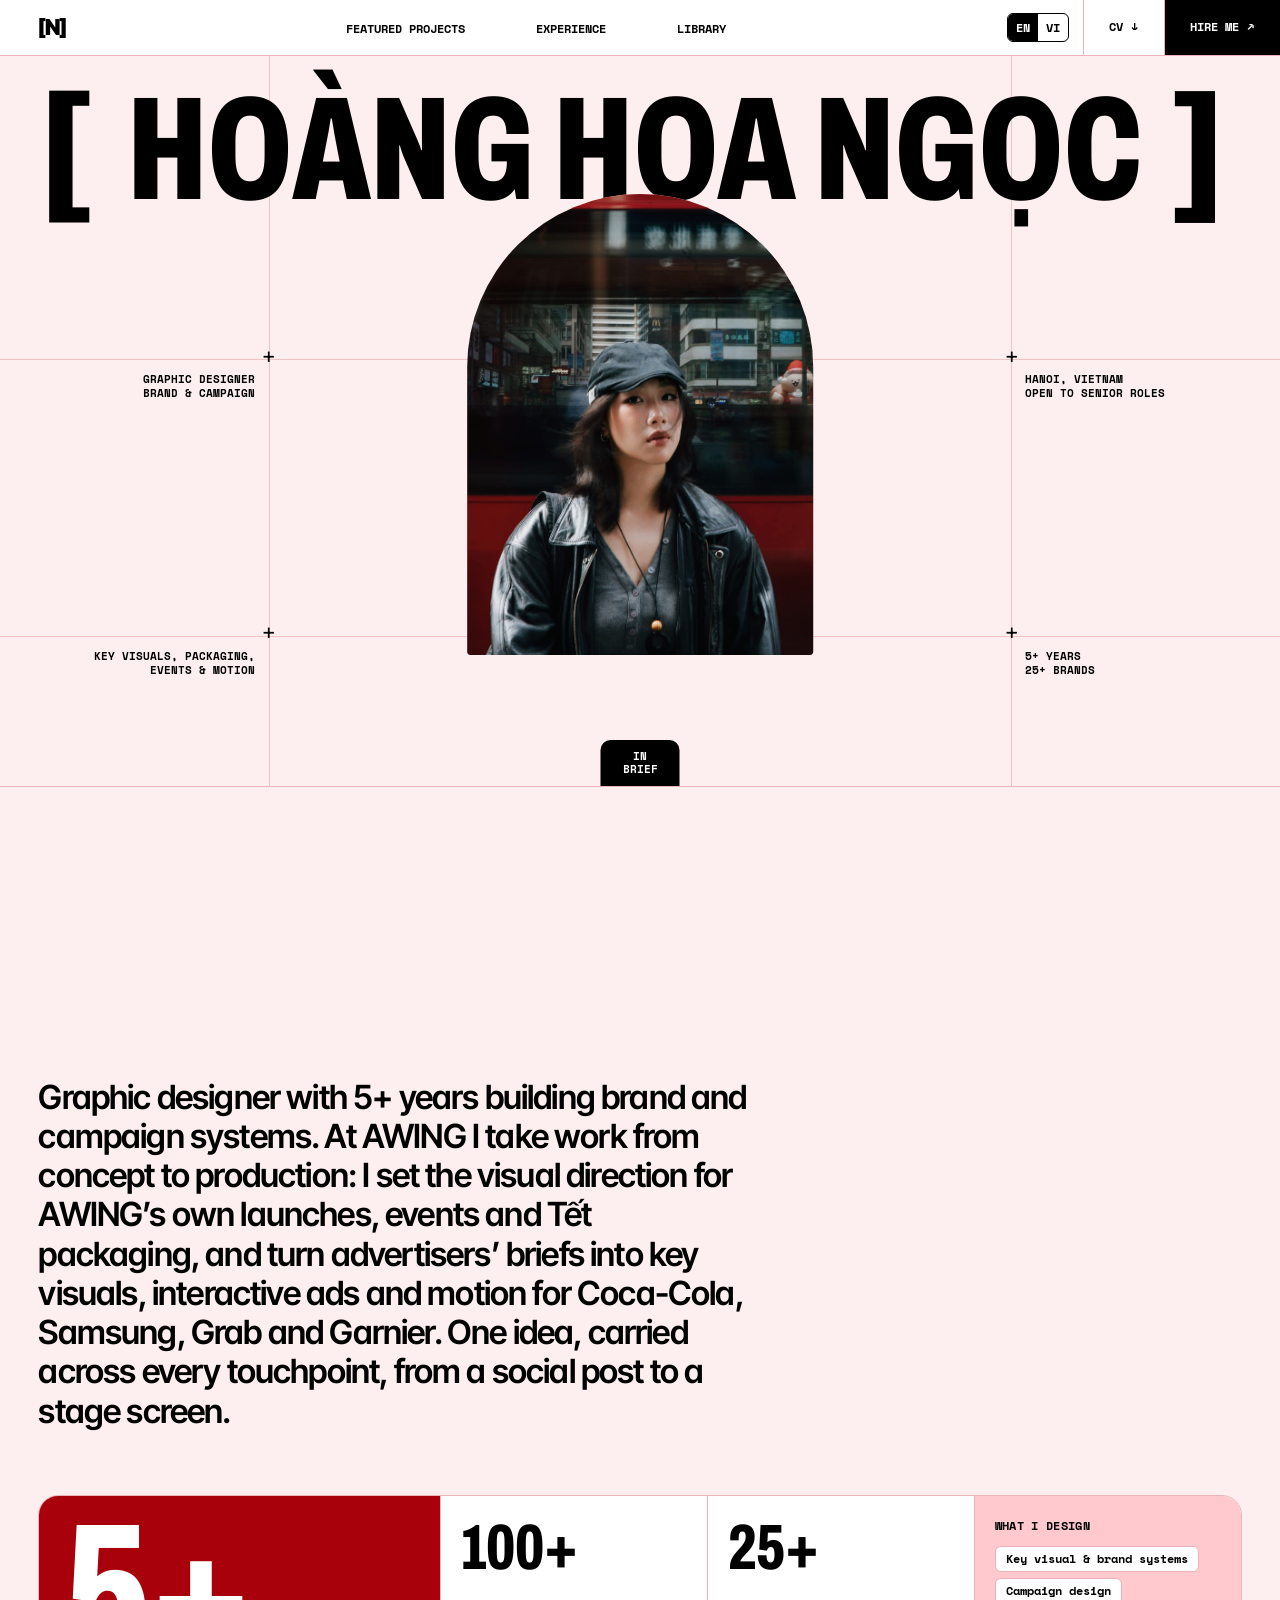
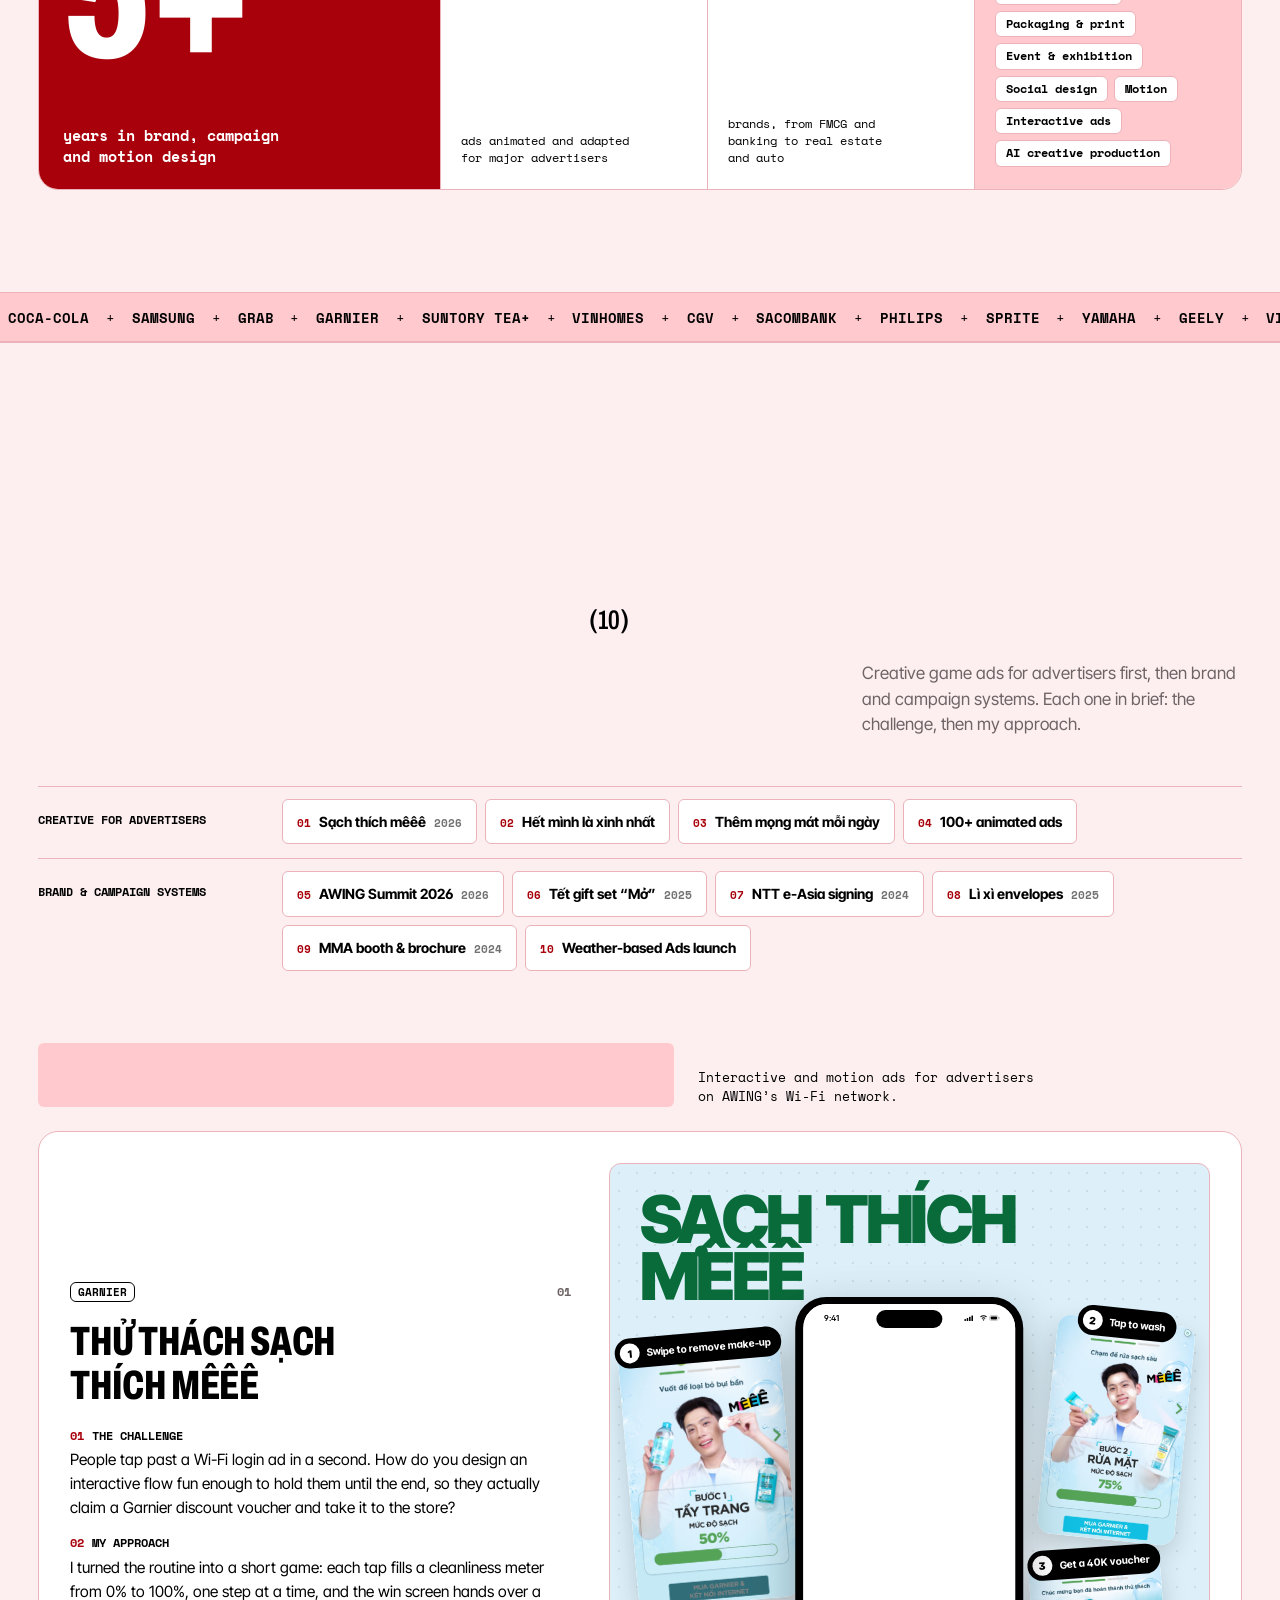
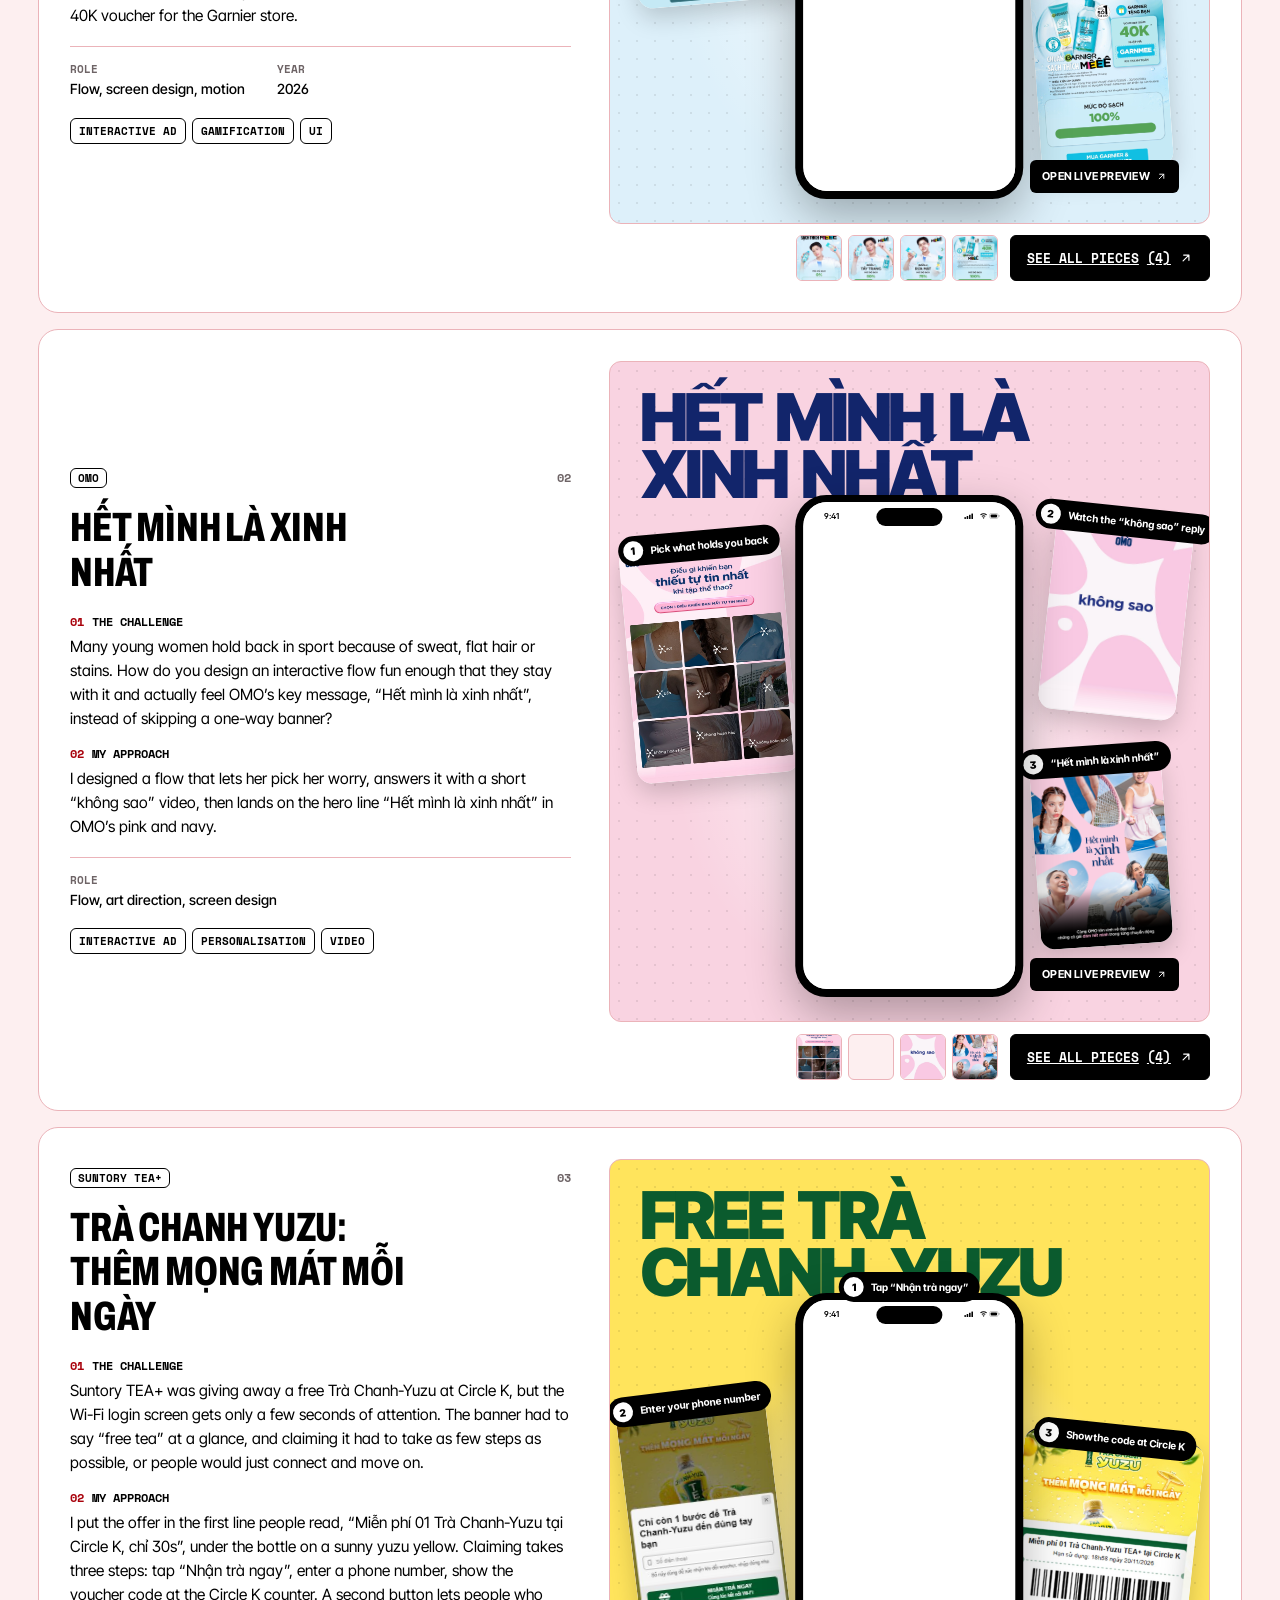
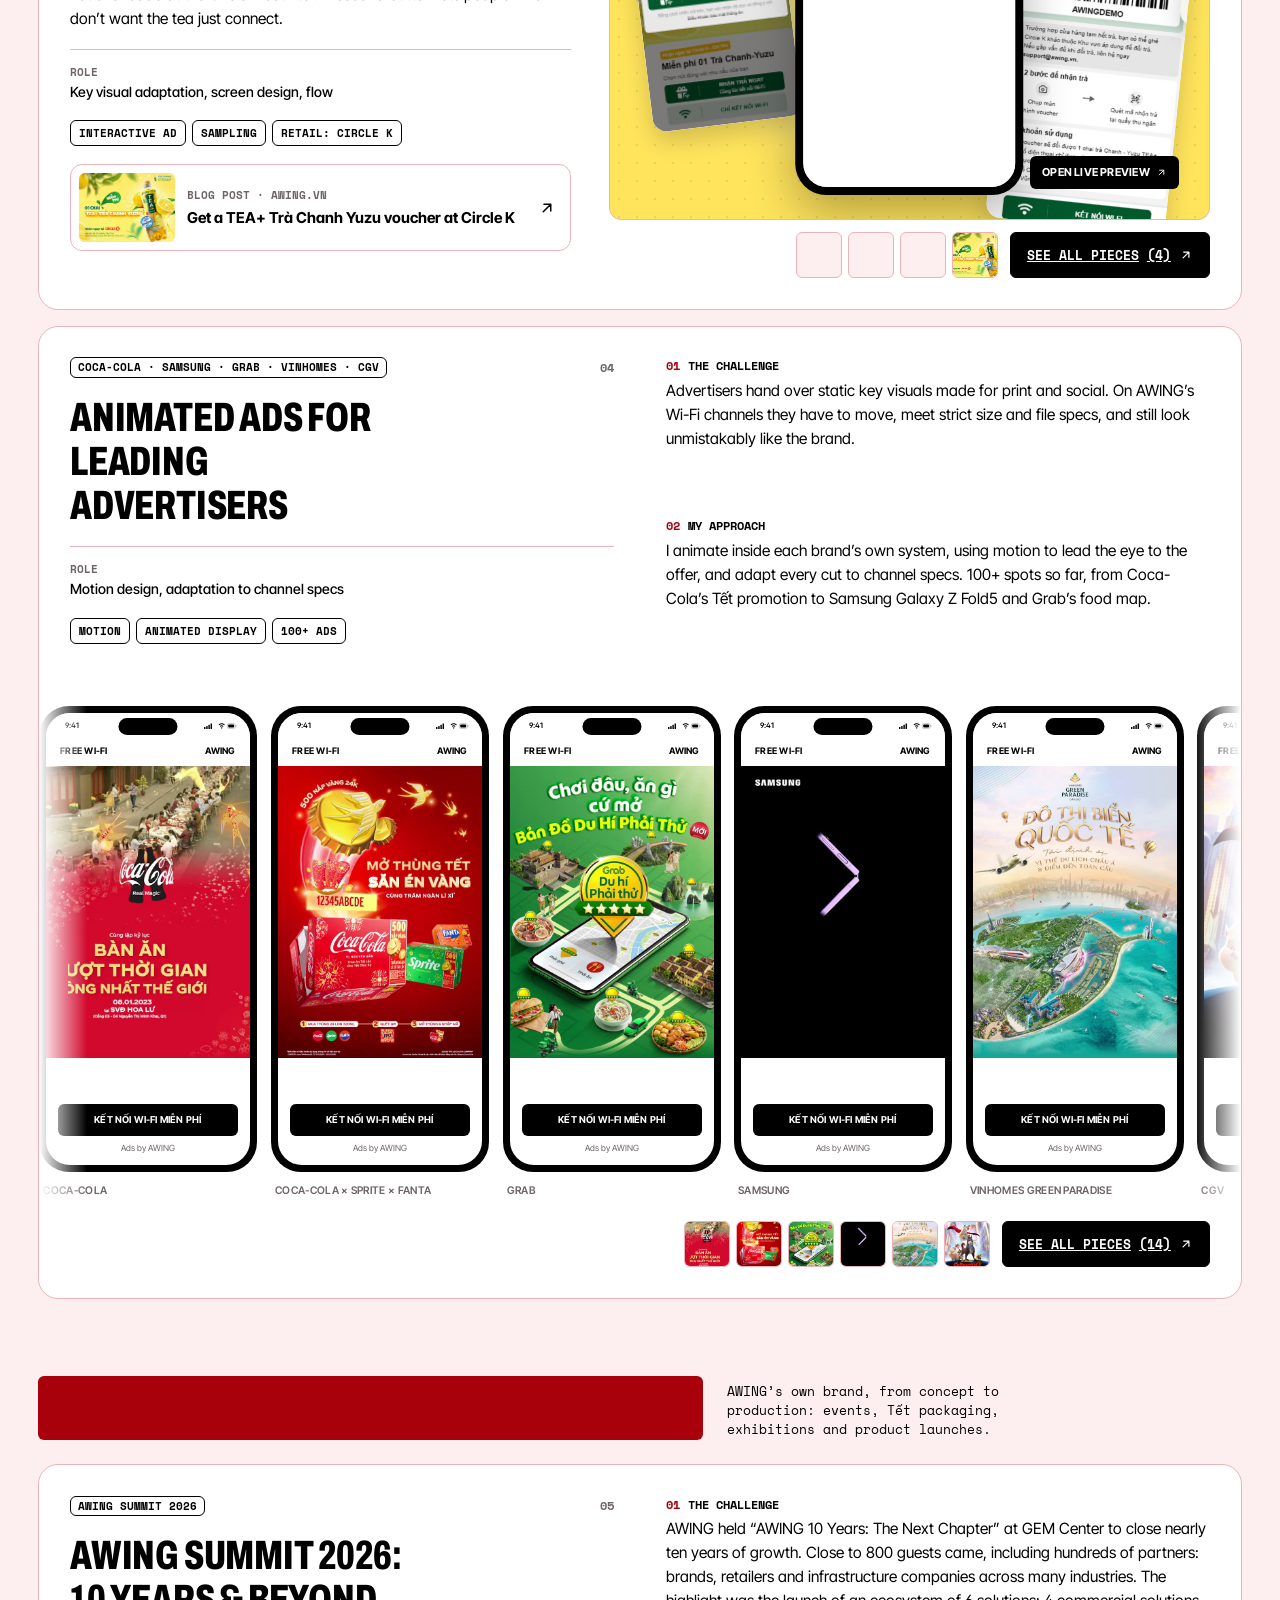
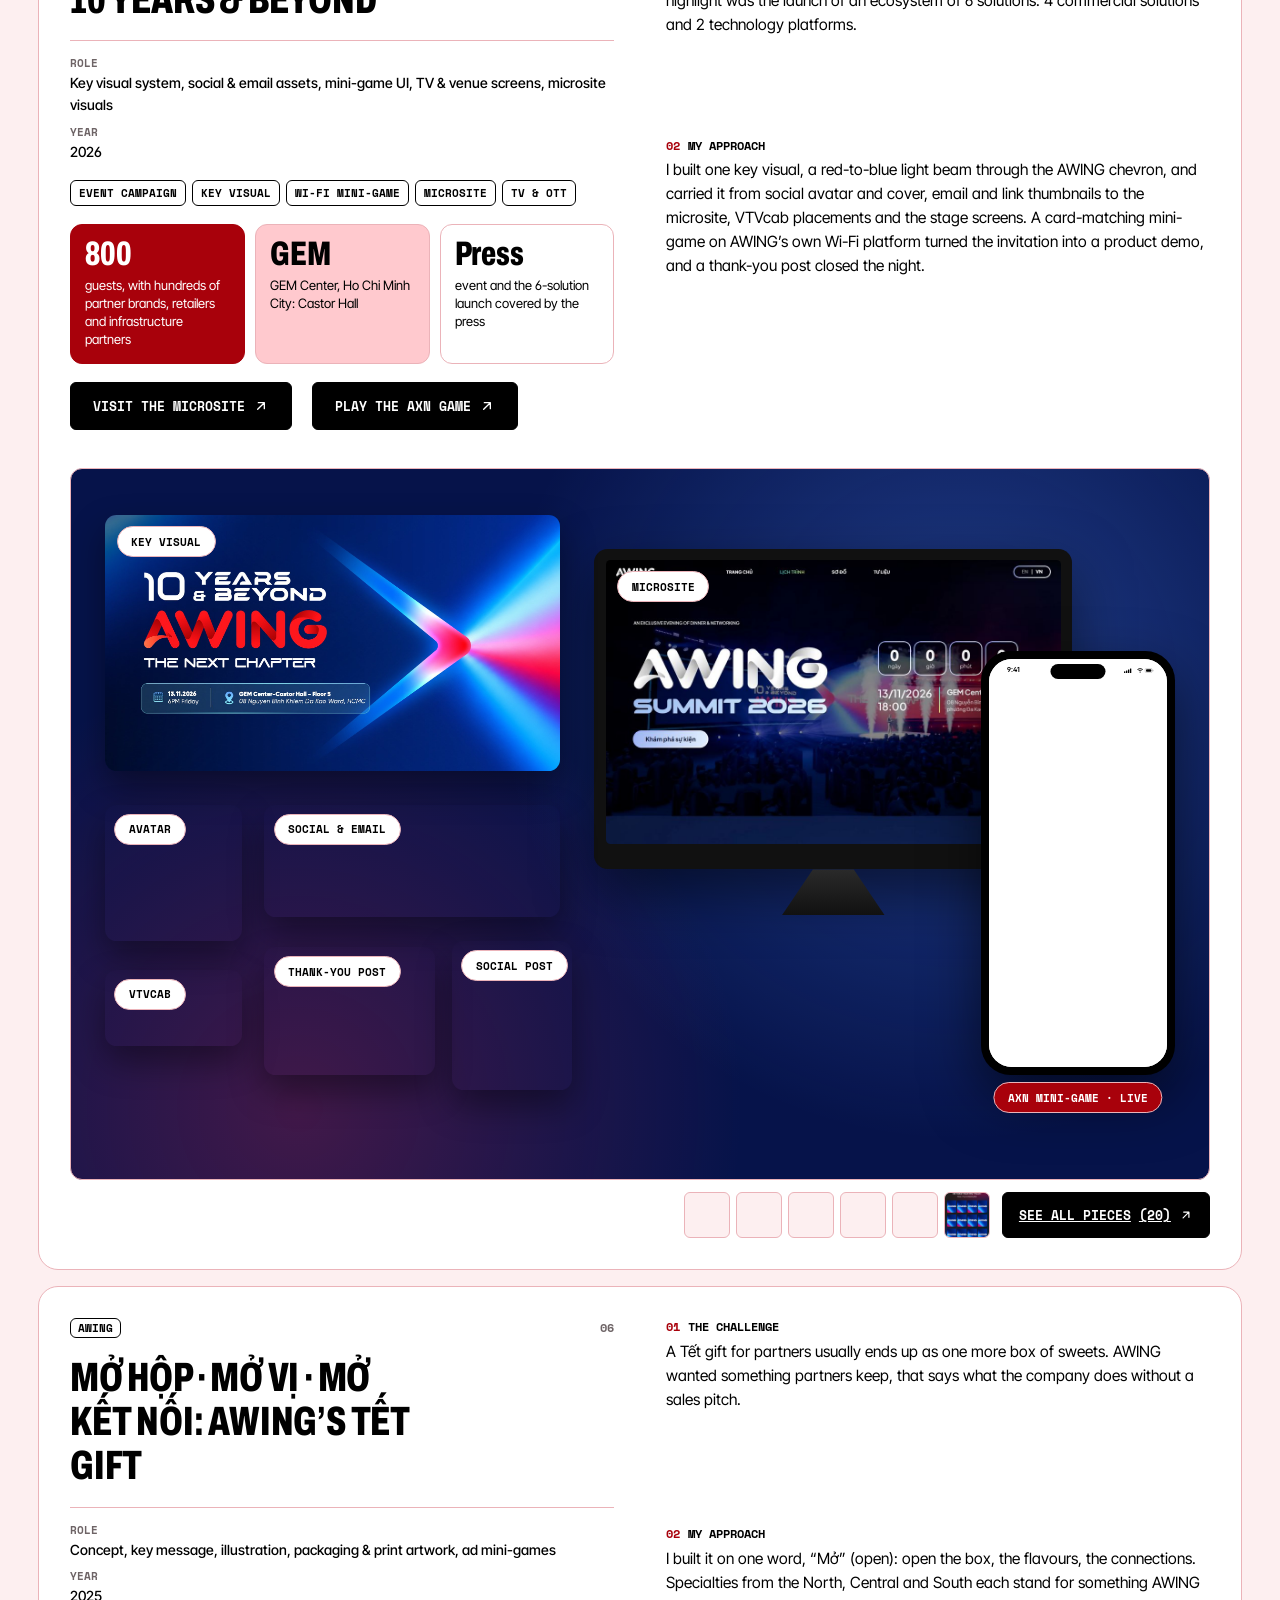
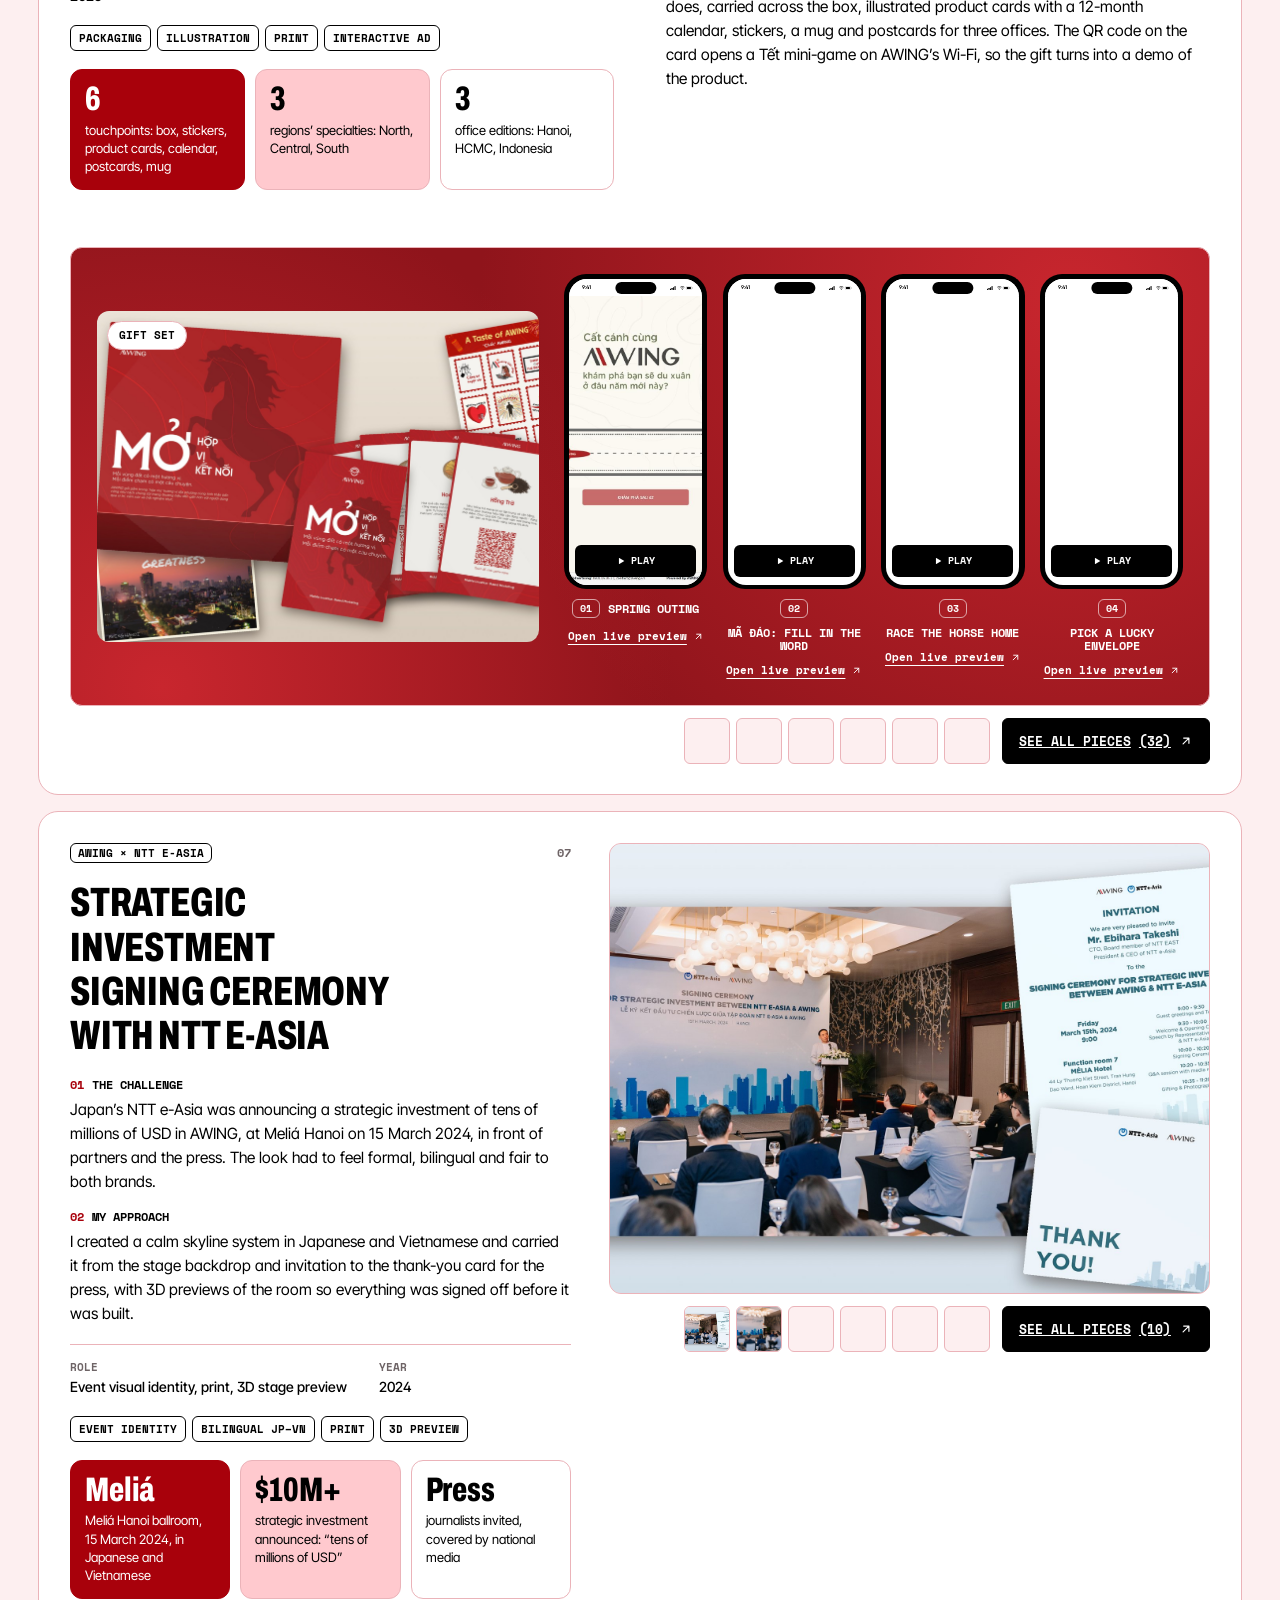
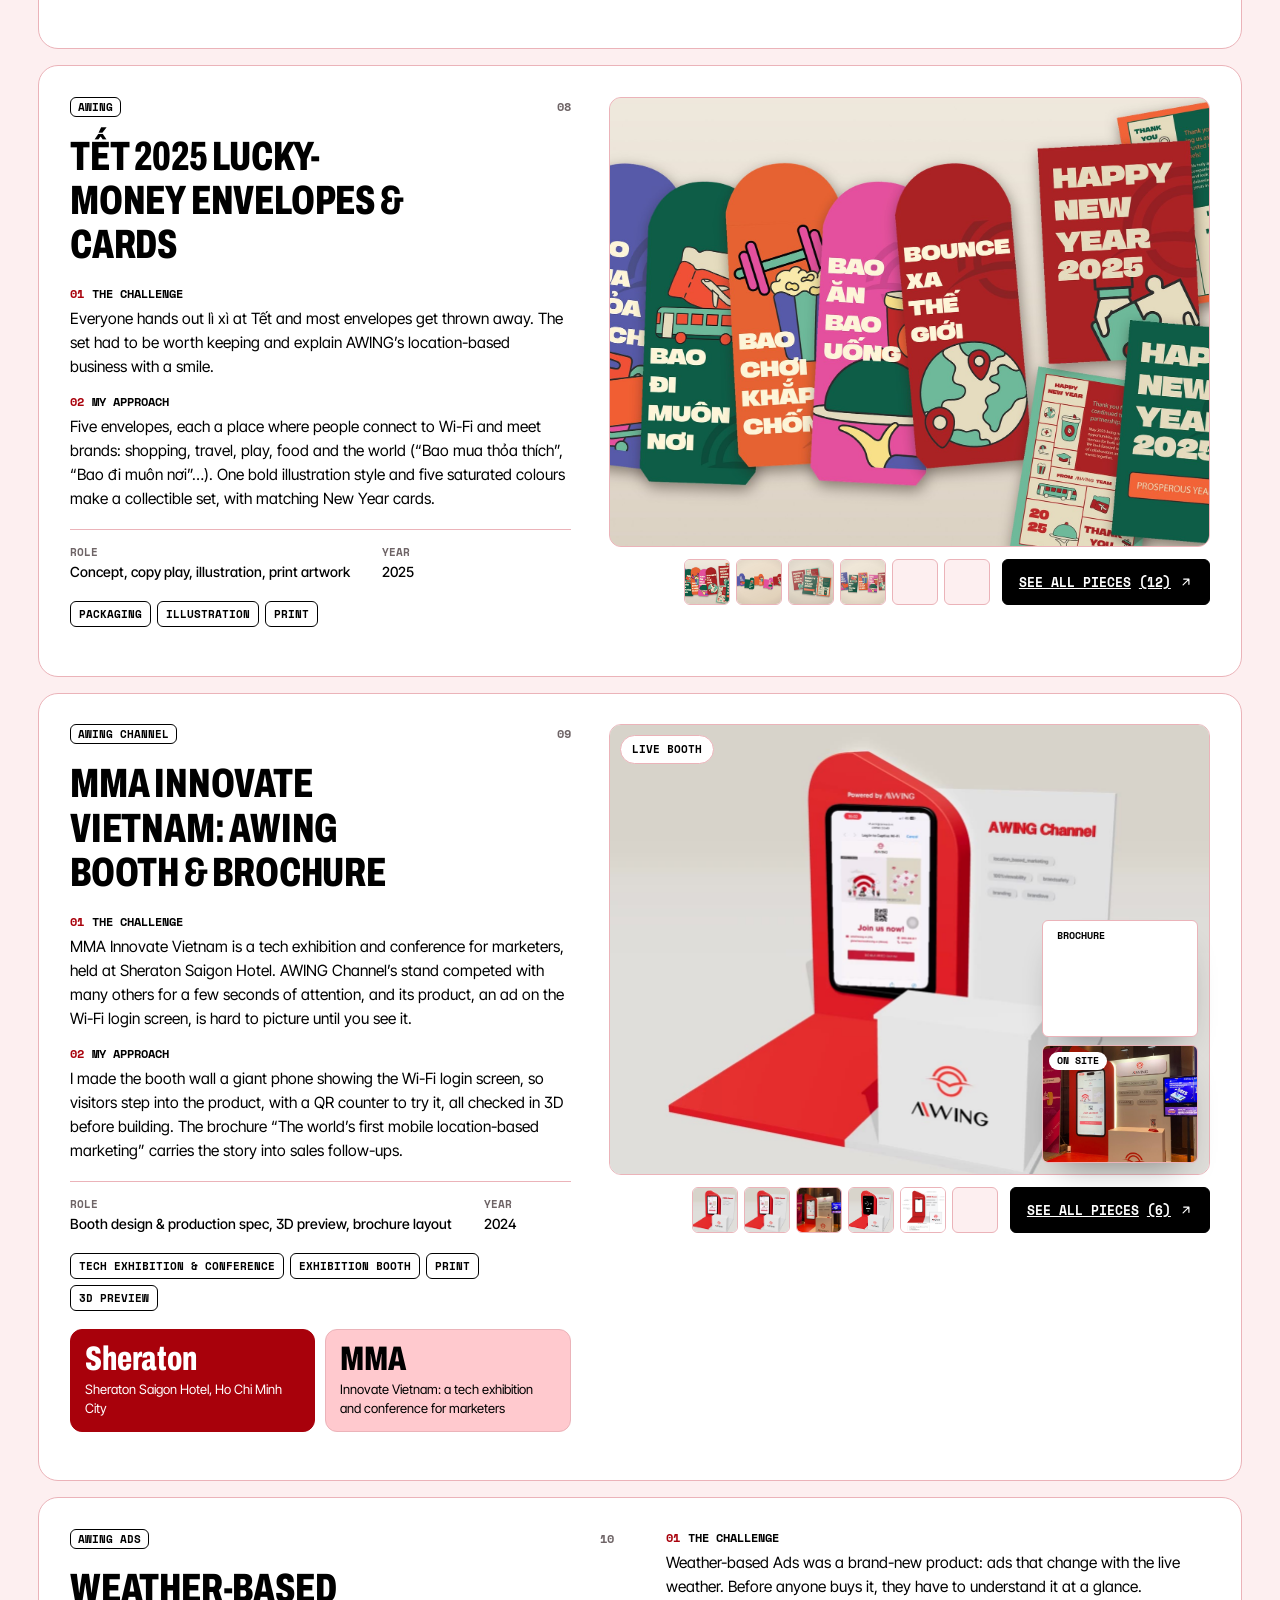
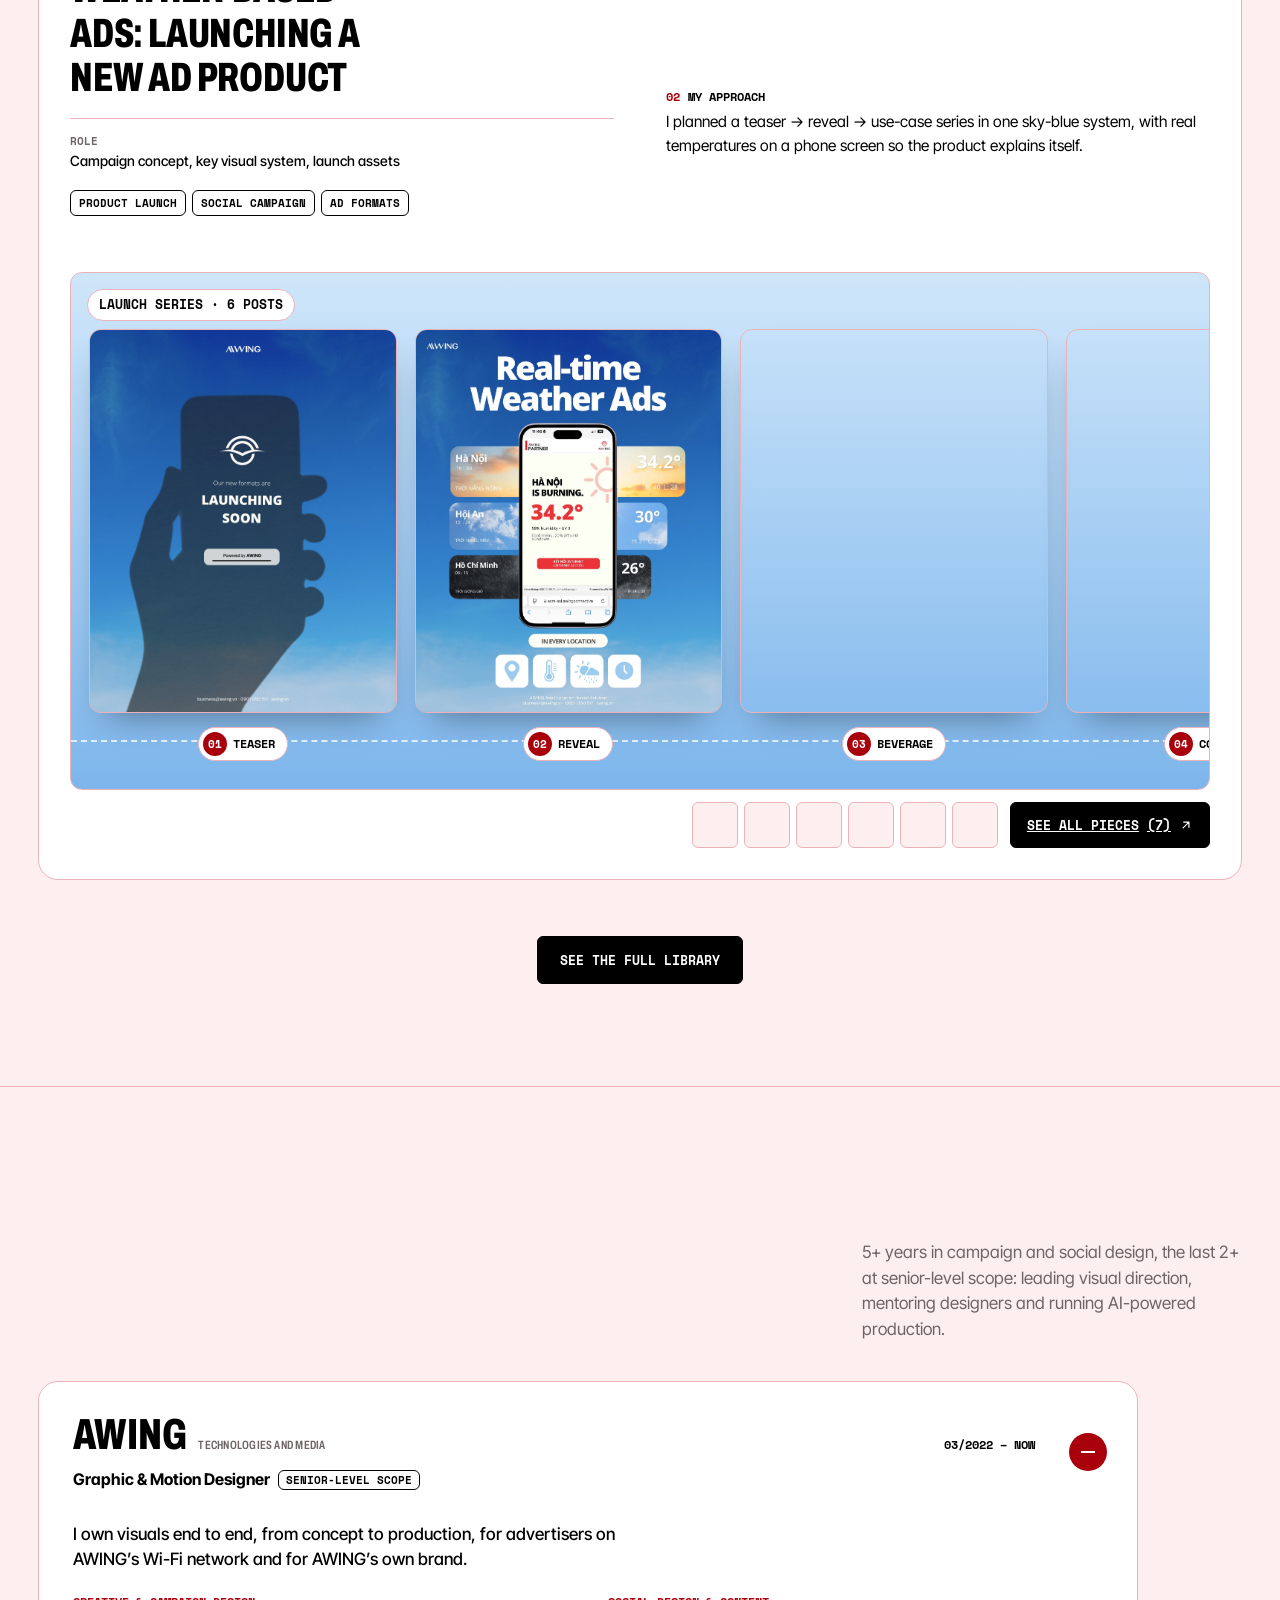
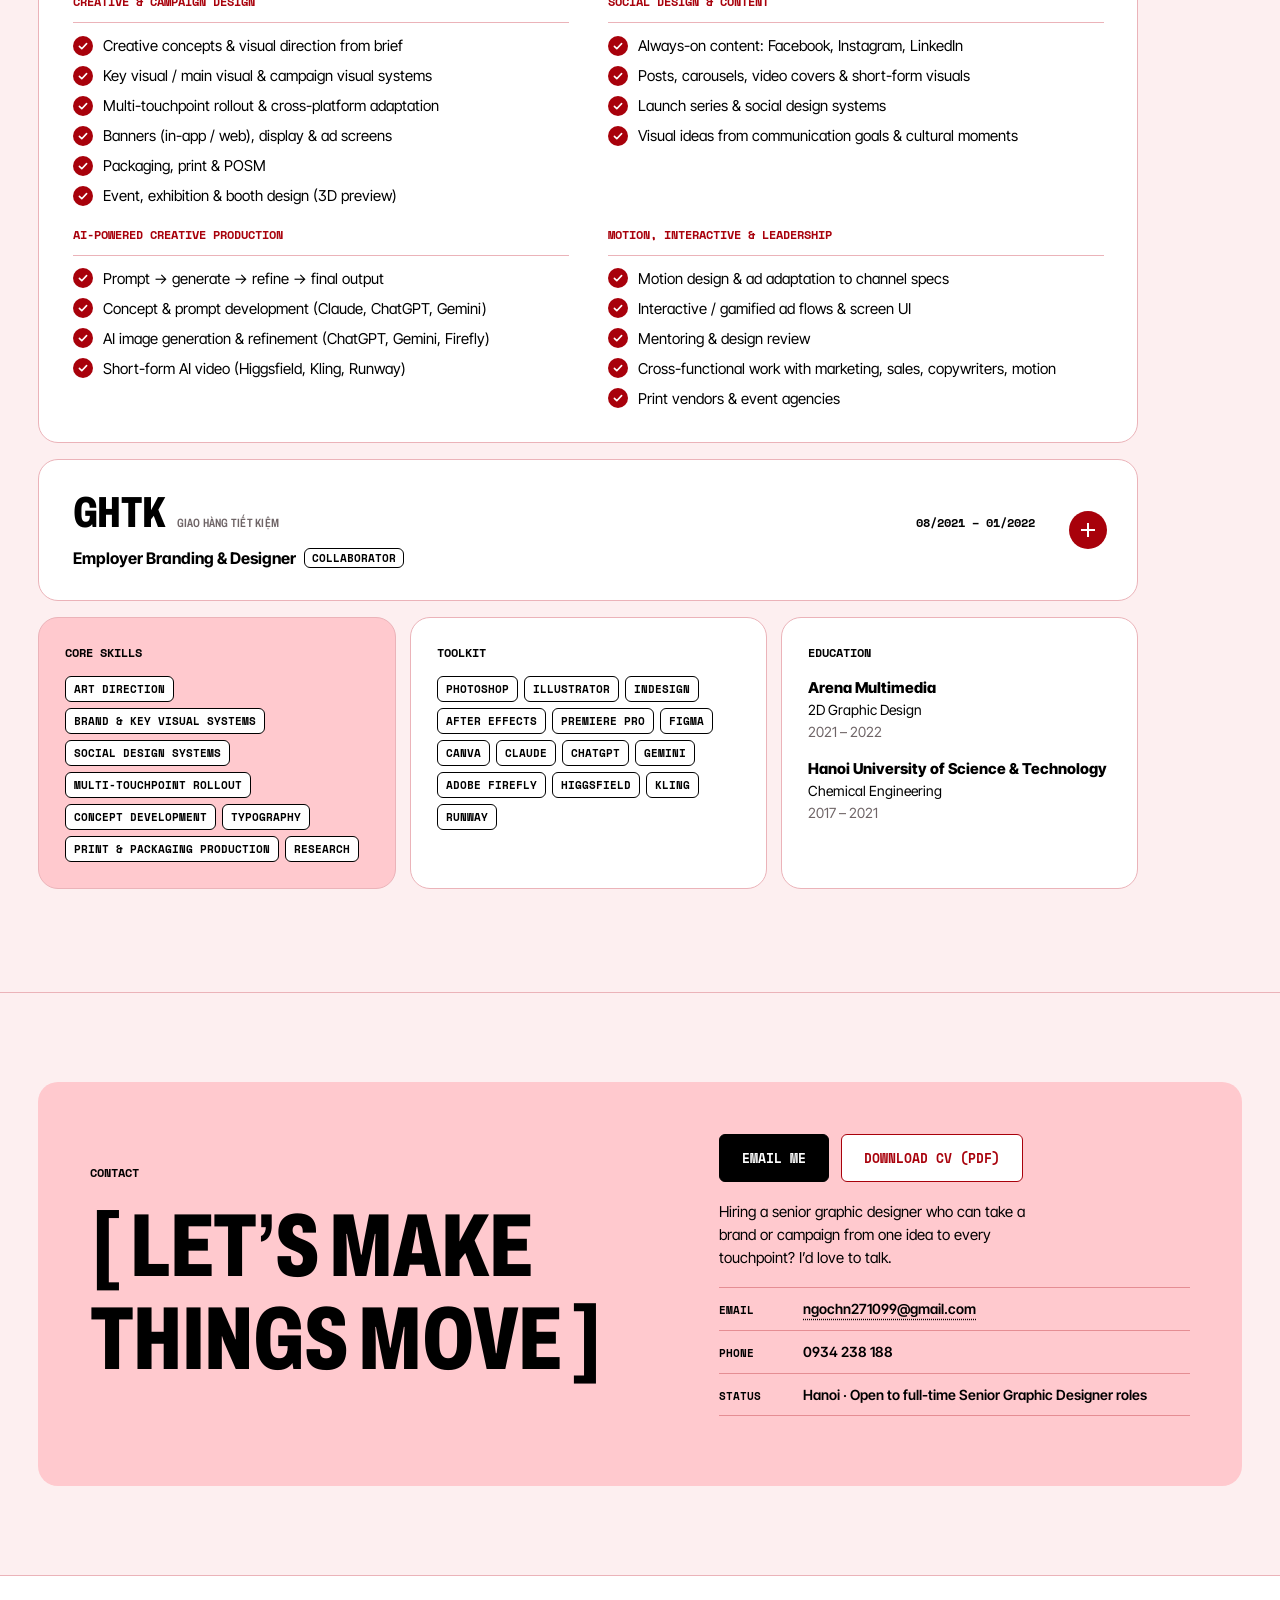
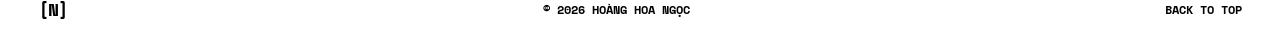
<file: index.html>
<!doctype html>
<html lang="en">
<head>
  <meta charset="utf-8">
  <meta name="viewport" content="width=device-width, initial-scale=1">
  <title>Hoàng Hoa Ngọc — Graphic Designer · Brand Systems, Campaign &amp; Motion</title>
  <meta name="description" content="Portfolio of Hoàng Hoa Ngọc, graphic designer in Hanoi with 5+ years building brand and campaign systems, packaging, event identities and motion for Coca-Cola, Samsung, Grab, Garnier, Vinhomes and more. Open to senior graphic design roles.">
  <meta property="og:type" content="website">
  <meta property="og:title" content="Hoàng Hoa Ngọc — Graphic Designer · Brand Systems, Campaign &amp; Motion">
  <meta property="og:description" content="Key visuals, interactive ads, motion, packaging and event design for 25+ brands.">
  <meta property="og:url" content="https://hoangoc-portfolio.netlify.app/">
  <meta property="og:image" content="https://hoangoc-portfolio.netlify.app/assets/mockups/lixi-2025-envelopes.jpg">
  <meta name="twitter:card" content="summary_large_image">
  <meta name="theme-color" content="#FDEFF0">
  <meta name="color-scheme" content="light">
  <link rel="icon" href="data:image/svg+xml,%3Csvg xmlns='http://www.w3.org/2000/svg' viewBox='0 0 64 64'%3E%3Crect width='64' height='64' rx='14' fill='%23FFC9CE'/%3E%3Ctext x='32' y='44' text-anchor='middle' font-family='Arial' font-weight='900' font-size='30' fill='%23000'%3E[N]%3C/text%3E%3C/svg%3E">
  <link rel="preconnect" href="https://fonts.googleapis.com">
  <link rel="preconnect" href="https://fonts.gstatic.com" crossorigin>
  <link href="https://fonts.googleapis.com/css2?family=Archivo:wdth,wght@62..125,600..900&family=Inter+Tight:ital,wght@0,400;0,500;0,600;0,800;0,900;1,800&family=Space+Mono:wght@400;700&display=swap" rel="stylesheet">
  <link rel="stylesheet" href="assets/style.css?v=16">
</head>
<body>
  <a class="skip" href="#cases" data-i18n="skip">Skip to work</a>

  <!-- ===== NAV ===== -->
  <header class="nav" id="top">
    <a class="brand" href="index.html#top" aria-label="Hoàng Hoa Ngọc, home">[N]</a>
    <nav aria-label="Primary">
      <ul>
        <li><a href="index.html#cases" data-i18n="nav.cases">Featured projects</a></li>
        <li><a href="index.html#experience" data-i18n="nav.exp">Experience</a></li>
        <li><a href="library.html" data-i18n="nav.workspace" data-nav="workspace">Library</a></li>
      </ul>
    </nav>
    <div class="nav-right">
      <div class="lang" role="group" aria-label="Language / Ngôn ngữ">
        <button type="button" data-lang="en" aria-pressed="true" lang="en">EN</button>
        <button type="button" data-lang="vi" aria-pressed="false" lang="vi">VI</button>
      </div>
      <a class="nav-cv" href="assets/cv/Hoang-Hoa-Ngoc-CV.pdf" download data-i18n="nav.cv">CV</a>
      <a class="nav-cta" href="index.html#contact" data-i18n="nav.hire">Hire me</a>
    </div>
  </header>

  <main>
    <!-- ===== HERO: bracket wordmark on a crosshair grid ===== -->
    <section class="hero" id="hero" aria-labelledby="hero-name">
      <h1 class="hero-name" id="hero-name" aria-label="Hoàng Hoa Ngọc">
        <span class="name-inner" aria-hidden="true"><span class="br">[</span><span class="nm">Hoàng Hoa Ngọc</span><span class="br">]</span></span>
      </h1>

      <div class="hero-stage">
        <span class="hl hl-1" aria-hidden="true"></span><span class="hl hl-2" aria-hidden="true"></span>
        <span class="vl vl-1" aria-hidden="true"></span><span class="vl vl-2" aria-hidden="true"></span>
        <ul class="marks">
          <li class="mk mk-tl" data-i18n="mk.role">Graphic designer<br>brand &amp; campaign</li>
          <li class="mk mk-tr" data-i18n="mk.city">Hanoi, Vietnam<br>open to senior roles</li>
          <li class="mk mk-bl" data-i18n="mk.scope">Key visuals, packaging,<br>events &amp; motion</li>
          <li class="mk mk-br" data-i18n="mk.since">5+ years<br>25+ brands</li>
        </ul>
        <figure class="hero-photo">
          <img src="about%20me/IMG_0979.JPG" alt="Portrait of Hoàng Hoa Ngọc in a black leather jacket, standing in front of a passing red bus" width="2048" height="1369" fetchpriority="high">
        </figure>
      </div>

      <a class="hero-tab" href="#about-me" data-i18n="hero.tab">In<br>brief</a>
    </section>

    <!-- ===== IN BRIEF: who I am, in numbers, before the work ===== -->
    <section class="about" id="about-me" aria-labelledby="about-title">
      <header class="sec-head">
        <h2 class="display" id="about-title"><span data-i18n="about.title">About me</span></h2>
      </header>

      <div class="intro">
        <p class="hero-text" data-i18n="hero.text">Graphic designer with 5+ years building brand and campaign systems. At AWING I take work from concept to production: I set the visual direction for AWING’s own launches, events and Tết packaging, and turn advertisers’ briefs into key visuals, interactive ads and motion for Coca-Cola, Samsung, Grab and Garnier. One idea, carried across every touchpoint, from a social post to a stage screen.</p>
      </div>

      <ul class="stats">
        <li class="stat-hero"><b>5+</b><span data-i18n="stats.years">years in brand, campaign and motion design</span></li>
        <li><b>100+</b><span data-i18n="stats.ads">ads animated and adapted for major advertisers</span></li>
        <li><b>25+</b><span data-i18n="stats.brands2">brands, from FMCG and banking to real estate and auto</span></li>
        <li class="stat-skills"><span class="ss-label" data-i18n="stats.skills">What I design</span><p class="ss-list"><span data-i18n="ss.kv">Key visual &amp; brand systems</span><span data-i18n="ss.campaign">Campaign design</span><span data-i18n="ss.pack">Packaging &amp; print</span><span data-i18n="ss.event">Event &amp; exhibition</span><span data-i18n="ss.social">Social design</span><span>Motion</span><span data-i18n="ss.ads">Interactive ads</span><span data-i18n="ss.ai">AI creative production</span></p></li>
      </ul>
    </section>

    <div class="brands">
      <p class="sr-only" data-i18n="brands.label">Brands I’ve designed for</p>
      <div class="marquee" role="img" aria-label="Coca-Cola, Samsung, Grab, Garnier, Suntory TEA+, Vinhomes, CGV, Sacombank, Philips, Sprite, Yamaha, Geely, Vietravel, Vietnam Airlines, Acecook, NAPAS, Omnicom Media Group, NTT e-Asia">
        <ul class="marquee-track" aria-hidden="true"><li>Coca-Cola</li><li>Samsung</li><li>Grab</li><li>Garnier</li><li>Suntory TEA+</li><li>Vinhomes</li><li>CGV</li><li>Sacombank</li><li>Philips</li><li>Sprite</li><li>Yamaha</li><li>Geely</li><li>Vietravel</li><li>Vietnam Airlines</li><li>Acecook</li><li>NAPAS</li><li>Omnicom Media Group</li><li>NTT e-Asia</li><li>Coca-Cola</li><li>Samsung</li><li>Grab</li><li>Garnier</li><li>Suntory TEA+</li><li>Vinhomes</li><li>CGV</li><li>Sacombank</li><li>Philips</li><li>Sprite</li><li>Yamaha</li><li>Geely</li><li>Vietravel</li><li>Vietnam Airlines</li><li>Acecook</li><li>NAPAS</li><li>Omnicom Media Group</li><li>NTT e-Asia</li></ul>
      </div>
    </div>

    <!-- ===== SELECTED WORK ===== -->
    <section class="cases" id="cases" aria-labelledby="cases-title">
      <header class="sec-head">
        <h2 class="display" id="cases-title"><span data-i18n="cases.title">Featured projects</span><sup id="cases-count"></sup></h2>
        <p class="lead" data-i18n="cases.lead">Creative game ads for advertisers first, then brand and campaign systems. Each one in brief: the challenge, then my approach.</p>
      </header>
      <nav class="case-index" id="case-index" aria-label="Projects on this page"></nav>
      <div class="case-list" id="case-list"></div>
      <div class="cases-more">
        <a class="btn btn-ink" href="library.html" data-i18n="work.more">See the full Library</a>
      </div>
    </section>

    <!-- ===== EXPERIENCE: proof behind the work, after the work ===== -->
    <section class="about experience" id="experience" aria-labelledby="exp-sec-title">
      <header class="sec-head">
        <h2 class="display" id="exp-sec-title"><span data-i18n="exp.title">Experience</span></h2>
        <p class="lead" data-i18n="exp.secLead">5+ years in campaign and social design, the last 2+ at senior-level scope: leading visual direction, mentoring designers and running AI-powered production.</p>
      </header>
      <div class="about-grid">
        <div class="exp">
          <details class="job" open>
            <summary class="job-sumrow">
              <span class="job-head">
                <span class="job-co">AWING <span class="muted">Technologies and Media</span></span>
                <span class="job-date"><span>03/2022 – </span><span data-i18n="exp.now">Now</span></span>
              </span>
              <span class="job-role">Graphic &amp; Motion Designer <span class="chip" data-i18n="exp.seniorScope">Senior-level scope</span></span>
              <span class="job-toggle" aria-hidden="true"></span>
            </summary>
            <div class="job-body">
            <p class="job-sum" data-i18n="x2.sum">I own visuals end to end, from concept to production, for advertisers on AWING’s Wi-Fi network and for AWING’s own brand.</p>
            <div class="scopes">
              <div class="scope">
                <p class="scope-label" data-i18n="x2.g1">Creative &amp; campaign design</p>
                <ul class="sow">
                  <li data-i18n="sw.concept">Creative concepts &amp; visual direction from brief</li>
                  <li data-i18n="sw.kv">Key visual / main visual &amp; campaign visual systems</li>
                  <li data-i18n="sw.rollout">Multi-touchpoint rollout &amp; cross-platform adaptation</li>
                  <li data-i18n="sw.banner">Banners (in-app / web), display &amp; ad screens</li>
                  <li data-i18n="sw.pack">Packaging, print &amp; POSM</li>
                  <li data-i18n="sw.event">Event, exhibition &amp; booth design (3D preview)</li>
                </ul>
              </div>
              <div class="scope">
                <p class="scope-label" data-i18n="x2.g2">Social design &amp; content</p>
                <ul class="sow">
                  <li data-i18n="sw.always">Always-on content: Facebook, Instagram, LinkedIn</li>
                  <li data-i18n="sw.formats">Posts, carousels, video covers &amp; short-form visuals</li>
                  <li data-i18n="sw.series">Launch series &amp; social design systems</li>
                  <li data-i18n="sw.moments">Visual ideas from communication goals &amp; cultural moments</li>
                </ul>
              </div>
              <div class="scope">
                <p class="scope-label" data-i18n="x2.g3">AI-powered creative production</p>
                <ul class="sow">
                  <li data-i18n="sw.workflow">Prompt → generate → refine → final output</li>
                  <li data-i18n="sw.prompt">Concept &amp; prompt development (Claude, ChatGPT, Gemini)</li>
                  <li data-i18n="sw.img">AI image generation &amp; refinement (ChatGPT, Gemini, Firefly)</li>
                  <li data-i18n="sw.video">Short-form AI video (Higgsfield, Kling, Runway)</li>
                </ul>
              </div>
              <div class="scope">
                <p class="scope-label" data-i18n="x2.g4">Motion, interactive &amp; leadership</p>
                <ul class="sow">
                  <li data-i18n="sw.motion">Motion design &amp; ad adaptation to channel specs</li>
                  <li data-i18n="sw.interactive">Interactive / gamified ad flows &amp; screen UI</li>
                  <li data-i18n="sw.mentor">Mentoring &amp; design review</li>
                  <li data-i18n="sw.cross">Cross-functional work with marketing, sales, copywriters, motion</li>
                  <li data-i18n="sw.vendor">Print vendors &amp; event agencies</li>
                </ul>
              </div>
            </div>
            </div>
          </details>

          <details class="job">
            <summary class="job-sumrow">
              <span class="job-head">
                <span class="job-co">GHTK <span class="muted">Giao Hàng Tiết Kiệm</span></span>
                <span class="job-date">08/2021 – 01/2022</span>
              </span>
              <span class="job-role">Employer Branding &amp; Designer <span class="chip" data-i18n="exp.collab">Collaborator</span></span>
              <span class="job-toggle" aria-hidden="true"></span>
            </summary>
            <div class="job-body">
            <ul class="sow">
              <li data-i18n="sw.ghtk1">Recruitment fanpage images &amp; video</li>
              <li data-i18n="sw.ghtk2">Employer branding content</li>
              <li data-i18n="sw.ghtk3">Event collateral: brochures, banners, standees, catalogs, backdrops</li>
            </ul>
          </div>
          </details>

          <div class="exp-grid">
            <div class="card">
              <p class="card-label" data-i18n="exp.analog">Core skills</p>
              <ul class="chips">
                <li data-i18n="sk.ad">Art direction</li>
                <li data-i18n="sk.brand">Brand &amp; key visual systems</li>
                <li data-i18n="sk.social">Social design systems</li>
                <li data-i18n="sk.rollout">Multi-touchpoint rollout</li>
                <li data-i18n="sk.concept">Concept development</li>
                <li data-i18n="sk.type">Typography</li>
                <li data-i18n="sk.print">Print &amp; packaging production</li>
                <li data-i18n="sk.research">Research</li>
              </ul>
            </div>
            <div class="card">
              <p class="card-label" data-i18n="exp.tools">Toolkit</p>
              <ul class="chips">
                <li>Photoshop</li><li>Illustrator</li><li>InDesign</li><li>After Effects</li><li>Premiere Pro</li><li>Figma</li><li>Canva</li><li>Claude</li><li>ChatGPT</li><li>Gemini</li><li>Adobe Firefly</li><li>Higgsfield</li><li>Kling</li><li>Runway</li>
              </ul>
            </div>
            <div class="card">
              <p class="card-label" data-i18n="exp.edu">Education</p>
              <dl class="edu">
                <div><dt>Arena Multimedia</dt><dd>2D Graphic Design</dd><dd class="muted">2021 – 2022</dd></div>
                <div><dt data-i18n="exp.hust">Hanoi University of Science &amp; Technology</dt><dd data-i18n="exp.chem">Chemical Engineering</dd><dd class="muted">2017 – 2021</dd></div>
              </dl>
            </div>
          </div>
        </div>

      </div>
    </section>
    <!-- ===== CONTACT: last thing on the page ===== -->
    <section class="contact" id="contact" aria-labelledby="contact-title">
          <div class="contact-card">
            <h3 class="col-label" data-i18n="about.contact">Contact</h3>
            <p class="contact-title" id="contact-title"><span aria-hidden="true">[</span><span data-i18n="contact.title">Let’s make things move</span><span aria-hidden="true">]</span></p>
            <p class="contact-lead" data-i18n="contact.lead">Hiring a senior graphic designer who can take a brand or campaign from one idea to every touchpoint? I’d love to talk.</p>
            <ul class="contact-lines">
              <li><span class="muted">Email</span><button type="button" class="copy-line" data-copy-email>ngochn271099@gmail.com</button></li>
              <li><span class="muted" data-i18n="contact.phone">Phone</span><a href="tel:+84934238188">0934 238 188</a></li>
              <li><span class="muted" data-i18n="contact.status">Status</span><span data-i18n="contact.avail">Hanoi · Open to full-time Senior Graphic Designer roles</span></li>
            </ul>
            <div class="contact-btns">
              <a class="btn btn-ink" href="mailto:ngochn271099@gmail.com" data-copy-email data-i18n="contact.cta">Email me</a>
              <a class="btn btn-outline" href="assets/cv/Hoang-Hoa-Ngoc-CV.pdf" download data-i18n="contact.cv">Download CV (PDF)</a>
            </div>
          </div>
    </section>
  </main>

  <footer class="footer">
    <span class="brand">[N]</span>
    <span>© <span id="year">2026</span> Hoàng Hoa Ngọc</span>
    <a href="#top" data-i18n="footer.top">Back to top</a>
  </footer>

  <!-- Lightbox -->
  <dialog class="lightbox" id="lightbox" aria-label="Project viewer">
    <div class="lb-bar">
      <p class="lb-caption" id="lb-caption"></p>
      <button class="lb-btn" id="lb-close" aria-label="Close viewer">
        <svg viewBox="0 0 24 24" aria-hidden="true"><path d="M6 6l12 12M18 6 6 18"/></svg></button>
    </div>
    <div class="lb-stage" id="lb-stage"></div>
    <button class="lb-btn lb-prev" id="lb-prev" aria-label="Previous piece">
      <svg viewBox="0 0 24 24" aria-hidden="true"><path d="M15 5l-7 7 7 7"/></svg></button>
    <button class="lb-btn lb-next" id="lb-next" aria-label="Next piece">
      <svg viewBox="0 0 24 24" aria-hidden="true"><path d="M9 5l7 7-7 7"/></svg></button>
  </dialog>

  <script src="assets/files.js?v=16"></script>
  <script src="assets/mockups.js?v=16"></script>
  <script src="assets/i18n.js?v=16"></script>
  <script src="assets/content.js?v=16"></script>
  <script src="assets/main.js?v=16"></script>
</body>
</html>
</file>
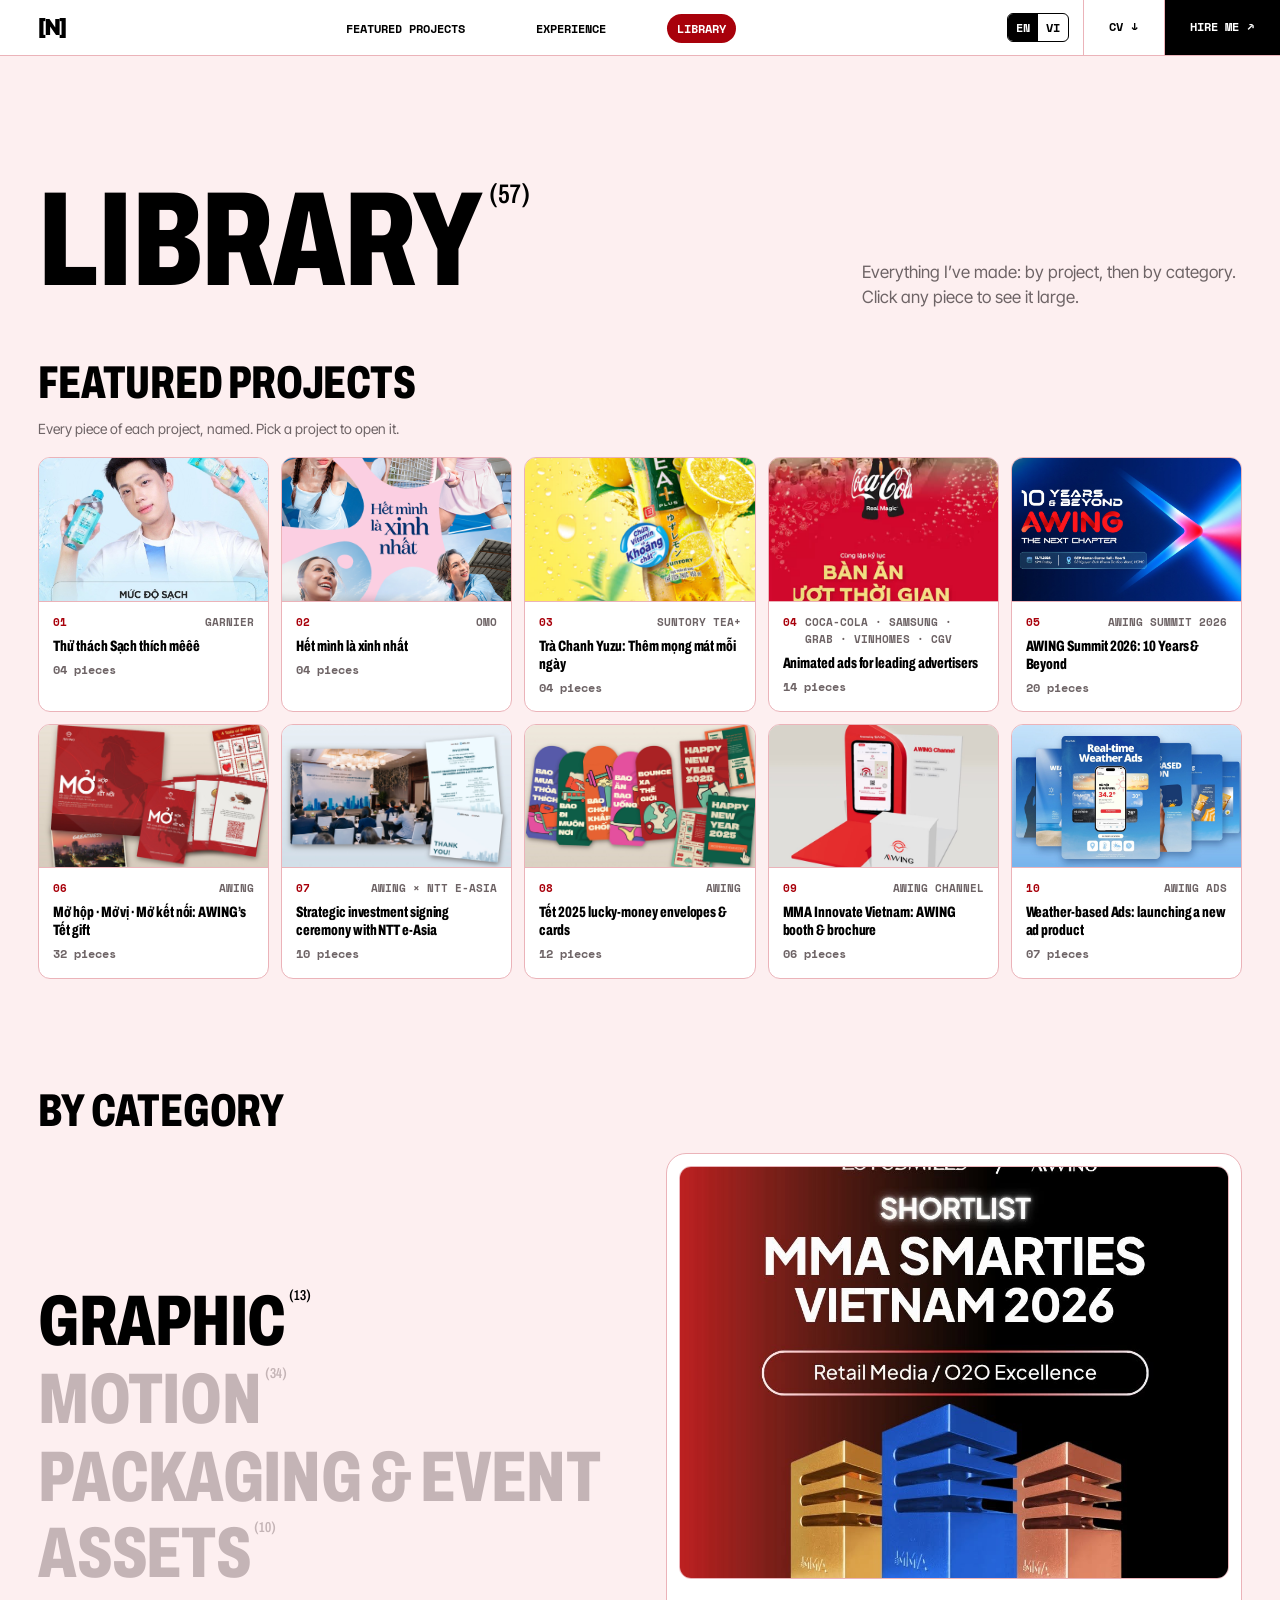
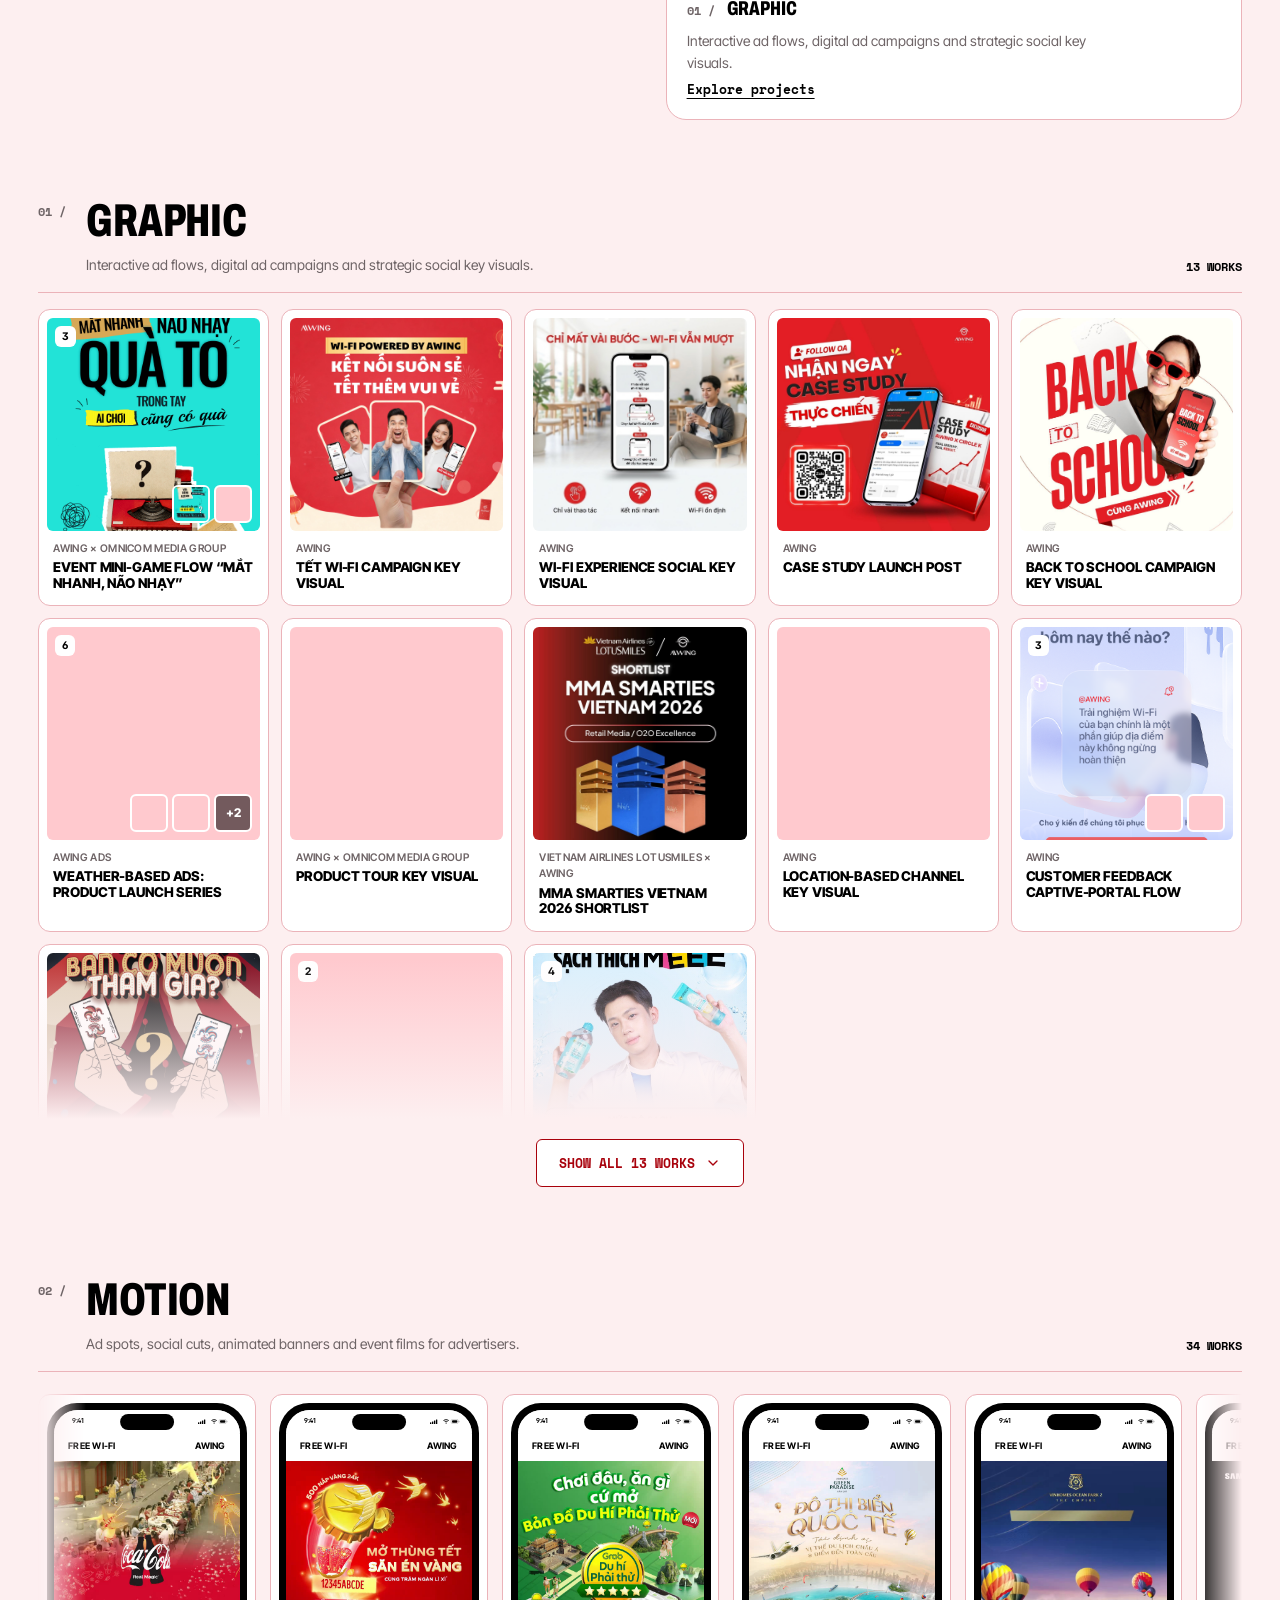
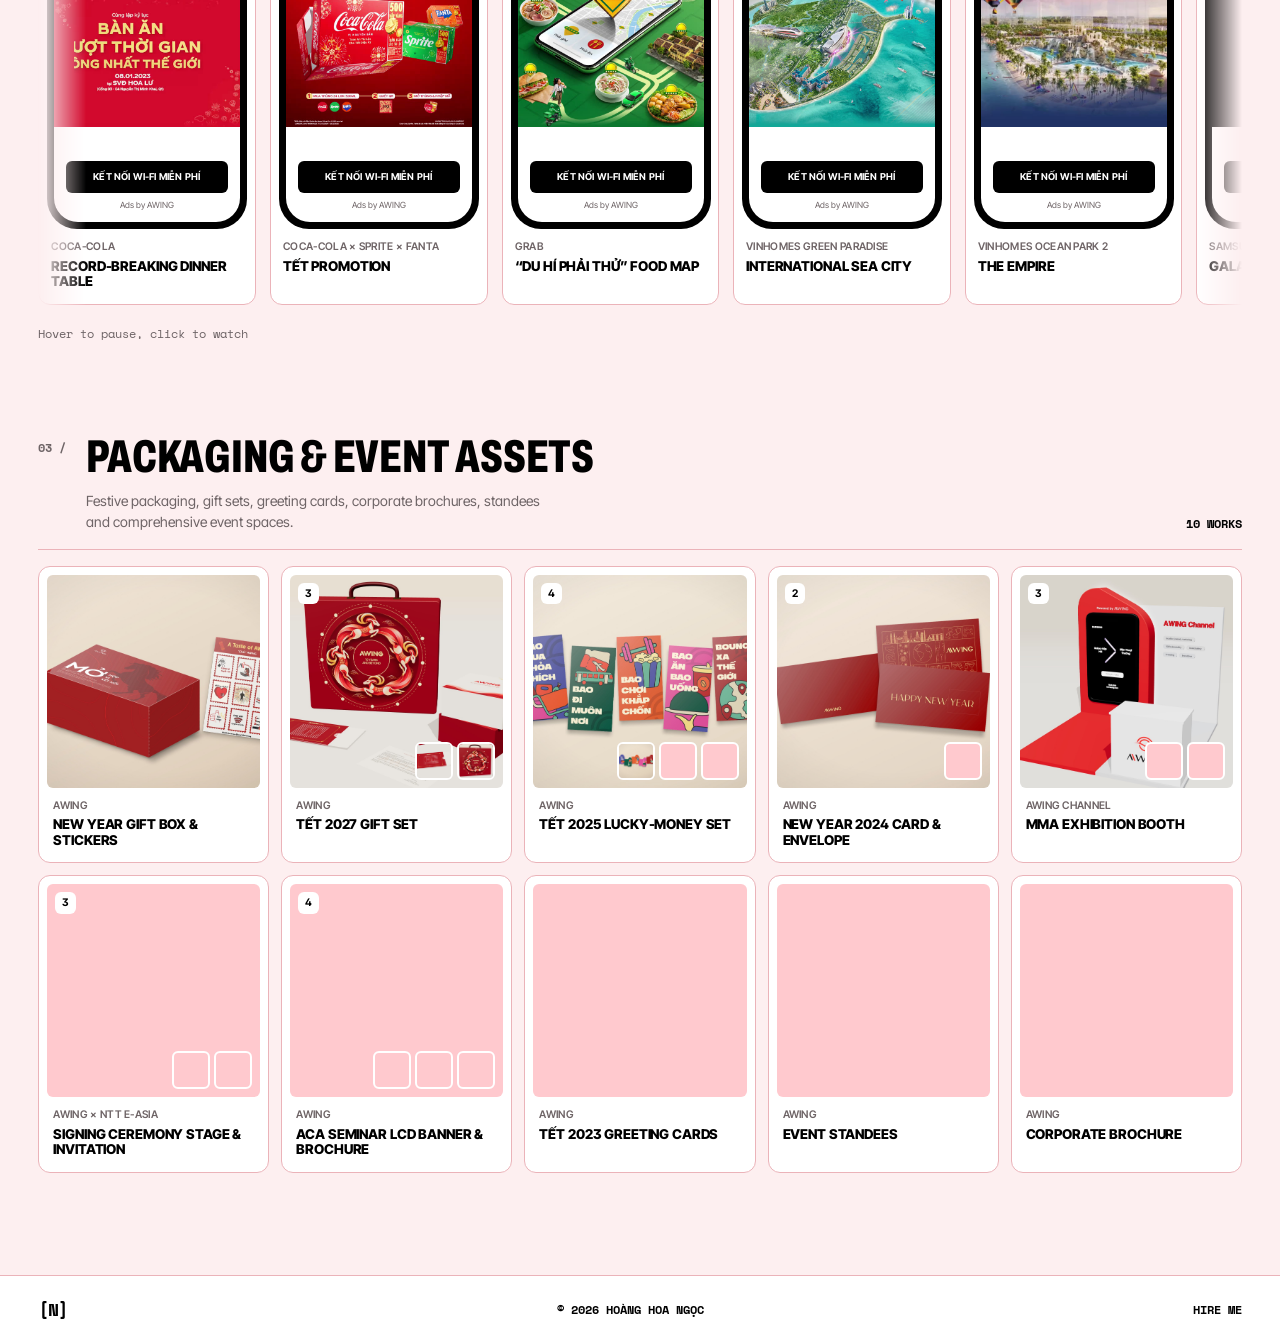
<file: library.html>
<!doctype html>
<html lang="en">
<head>
  <meta charset="utf-8">
  <meta name="viewport" content="width=device-width, initial-scale=1">
  <title>Library — Hoàng Hoa Ngọc</title>
  <meta name="description" content="Library of Hoàng Hoa Ngọc, graphic designer in Hanoi: every featured project with all its pieces, plus the full archive of graphic, motion, packaging and event work.">
  <meta property="og:type" content="website">
  <meta property="og:title" content="Library — Hoàng Hoa Ngọc, Graphic Designer">
  <meta property="og:description" content="Key visuals, interactive ads, motion, packaging and event design for 25+ brands.">
  <meta property="og:url" content="https://hoangoc-portfolio.netlify.app/">
  <meta property="og:image" content="https://hoangoc-portfolio.netlify.app/assets/mockups/lixi-2025-envelopes.jpg">
  <meta name="twitter:card" content="summary_large_image">
  <meta name="theme-color" content="#FDEFF0">
  <meta name="color-scheme" content="light">
  <link rel="icon" href="data:image/svg+xml,%3Csvg xmlns='http://www.w3.org/2000/svg' viewBox='0 0 64 64'%3E%3Crect width='64' height='64' rx='14' fill='%23FFC9CE'/%3E%3Ctext x='32' y='44' text-anchor='middle' font-family='Arial' font-weight='900' font-size='30' fill='%23000'%3E[N]%3C/text%3E%3C/svg%3E">
  <link rel="preconnect" href="https://fonts.googleapis.com">
  <link rel="preconnect" href="https://fonts.gstatic.com" crossorigin>
  <link href="https://fonts.googleapis.com/css2?family=Archivo:wdth,wght@62..125,600..900&family=Inter+Tight:ital,wght@0,400;0,500;0,600;0,800;0,900;1,800&family=Space+Mono:wght@400;700&display=swap" rel="stylesheet">
  <link rel="stylesheet" href="assets/style.css?v=16">
</head>
<body>
  <a class="skip" href="#projects" data-i18n="skip">Skip to work</a>

  <!-- ===== NAV ===== -->
  <header class="nav" id="top">
    <a class="brand" href="index.html#top" aria-label="Hoàng Hoa Ngọc, home">[N]</a>
    <nav aria-label="Primary">
      <ul>
        <li><a href="index.html#cases" data-i18n="nav.cases">Featured projects</a></li>
        <li><a href="index.html#experience" data-i18n="nav.exp">Experience</a></li>
        <li><a href="library.html" data-i18n="nav.workspace" data-nav="workspace">Library</a></li>
      </ul>
    </nav>
    <div class="nav-right">
      <div class="lang" role="group" aria-label="Language / Ngôn ngữ">
        <button type="button" data-lang="en" aria-pressed="true" lang="en">EN</button>
        <button type="button" data-lang="vi" aria-pressed="false" lang="vi">VI</button>
      </div>
      <a class="nav-cv" href="assets/cv/Hoang-Hoa-Ngoc-CV.pdf" download data-i18n="nav.cv">CV</a>
      <a class="nav-cta" href="index.html#contact" data-i18n="nav.hire">Hire me</a>
    </div>
  </header>

  <main>
    <!-- ===== LIBRARY: each featured project in full, then the archive by category ===== -->
    <section class="work" id="work" aria-labelledby="work-title">
      <header class="sec-head">
        <h1 class="display" id="work-title"><span data-i18n="nav.workspace">Library</span><sup id="work-count"></sup></h1>
        <p class="lead" data-i18n="work.lead">Everything I’ve made: by project, then by category. Click any piece to see it large.</p>
      </header>

      <!-- Featured projects: pick one to see every piece, named and grouped -->
      <div class="lib-projects" id="projects">
        <header class="lib-head">
          <h2 class="cat-title" data-i18n="lib.projects">Featured projects</h2>
          <p class="cat-desc" data-i18n="lib.projectsLead">Every piece of each project, named. Pick a project to open it.</p>
        </header>
        <ul class="lp-list" id="lp-list"></ul>
        <div id="project-view" aria-live="polite"></div>
      </div>

      <header class="lib-head lib-cats">
        <h2 class="cat-title" data-i18n="lib.cats">By category</h2>
      </header>

      <div class="work-index">
        <ul class="cat-list" id="cat-list"></ul>
        <a class="feature" id="feature" href="#cat-motion">
          <div class="feature-media" id="feature-media"></div>
          <div class="feature-panel">
            <span class="feature-no" id="feature-no">01 /</span>
            <span class="feature-title" id="feature-title">Motion</span>
            <span class="feature-desc" id="feature-desc"></span>
            <span class="feature-link" data-i18n="work.explore">Explore projects</span>
          </div>
        </a>
      </div>

      <div id="categories"></div>
    </section>
  </main>

  <footer class="footer">
    <span class="brand">[N]</span>
    <span>© <span id="year">2026</span> Hoàng Hoa Ngọc</span>
    <a href="index.html#contact" data-i18n="nav.hire">Hire me</a>
  </footer>

  <!-- Lightbox -->
  <dialog class="lightbox" id="lightbox" aria-label="Project viewer">
    <div class="lb-bar">
      <p class="lb-caption" id="lb-caption"></p>
      <button class="lb-btn" id="lb-close" aria-label="Close viewer">
        <svg viewBox="0 0 24 24" aria-hidden="true"><path d="M6 6l12 12M18 6 6 18"/></svg></button>
    </div>
    <div class="lb-stage" id="lb-stage"></div>
    <button class="lb-btn lb-prev" id="lb-prev" aria-label="Previous piece">
      <svg viewBox="0 0 24 24" aria-hidden="true"><path d="M15 5l-7 7 7 7"/></svg></button>
    <button class="lb-btn lb-next" id="lb-next" aria-label="Next piece">
      <svg viewBox="0 0 24 24" aria-hidden="true"><path d="M9 5l7 7-7 7"/></svg></button>
  </dialog>

  <script src="assets/files.js?v=16"></script>
  <script src="assets/mockups.js?v=16"></script>
  <script src="assets/i18n.js?v=16"></script>
  <script src="assets/content.js?v=16"></script>
  <script src="assets/main.js?v=16"></script>
</body>
</html>
</file>
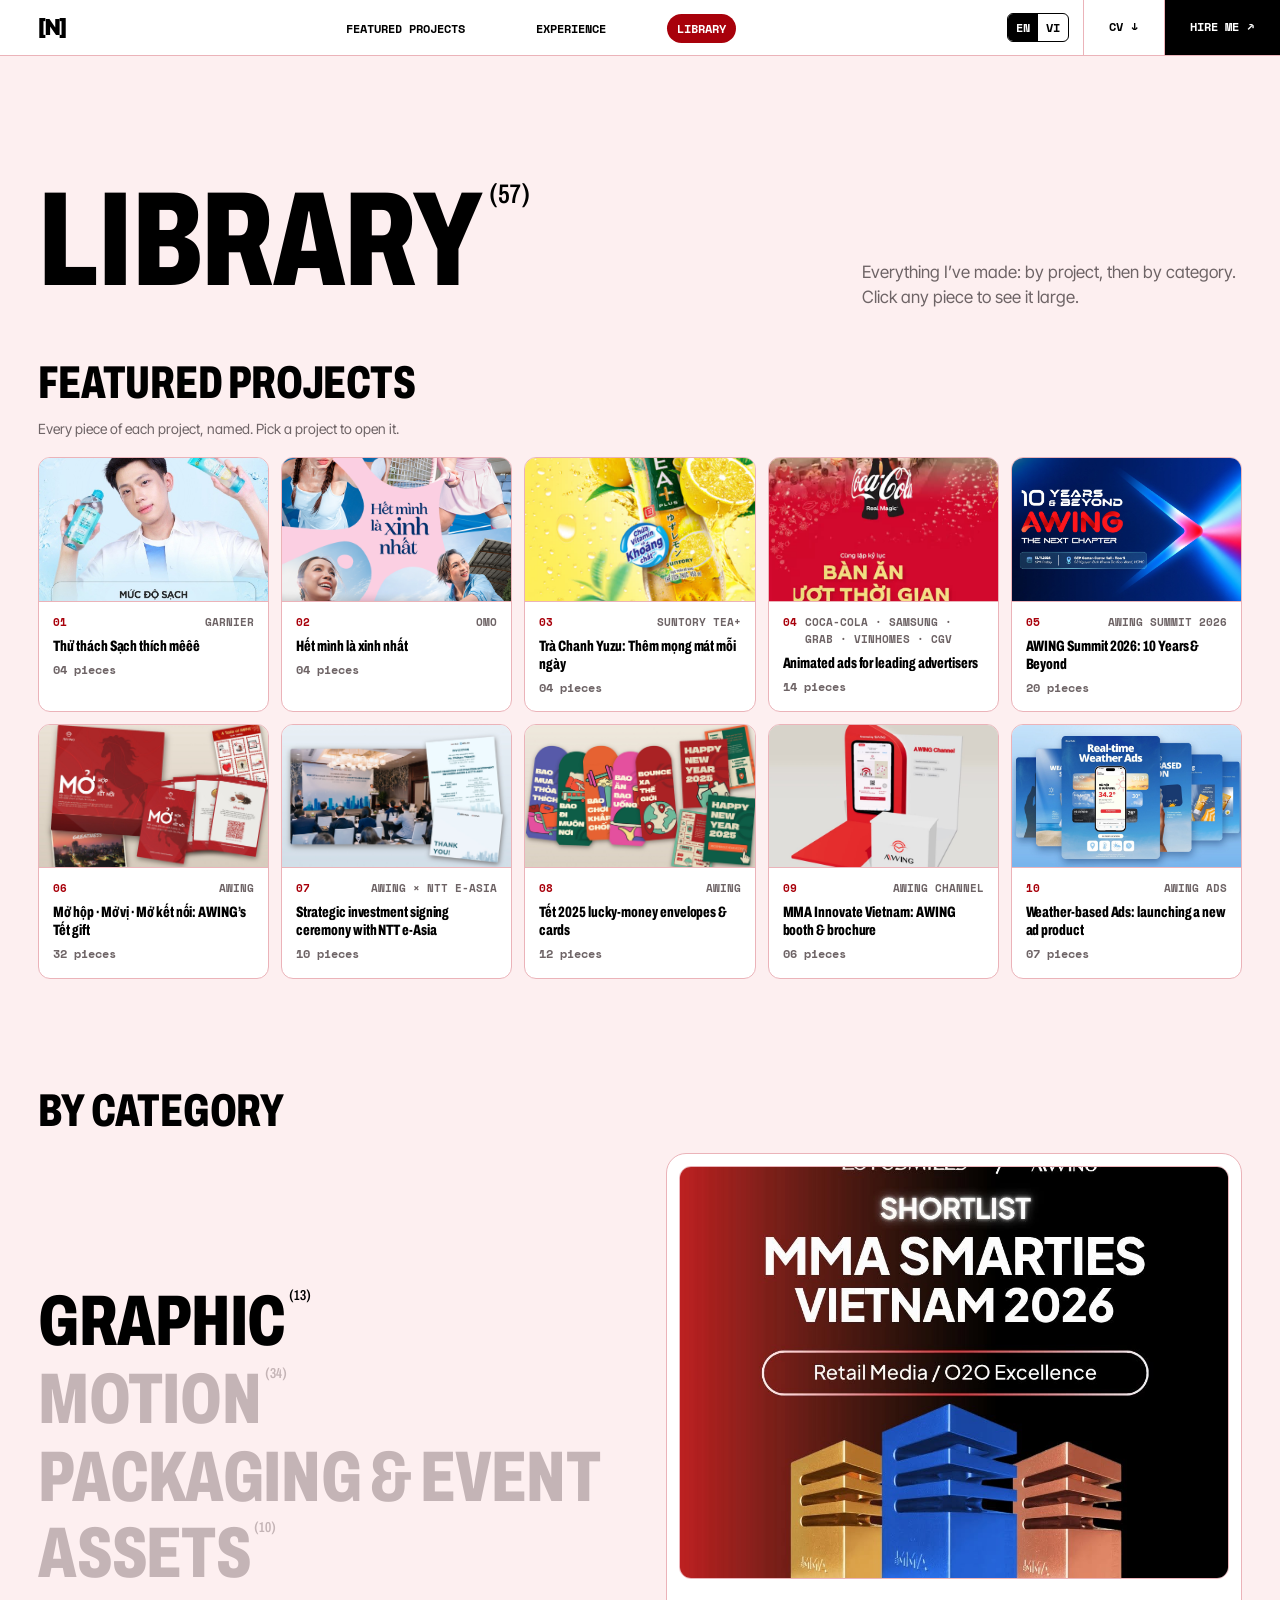
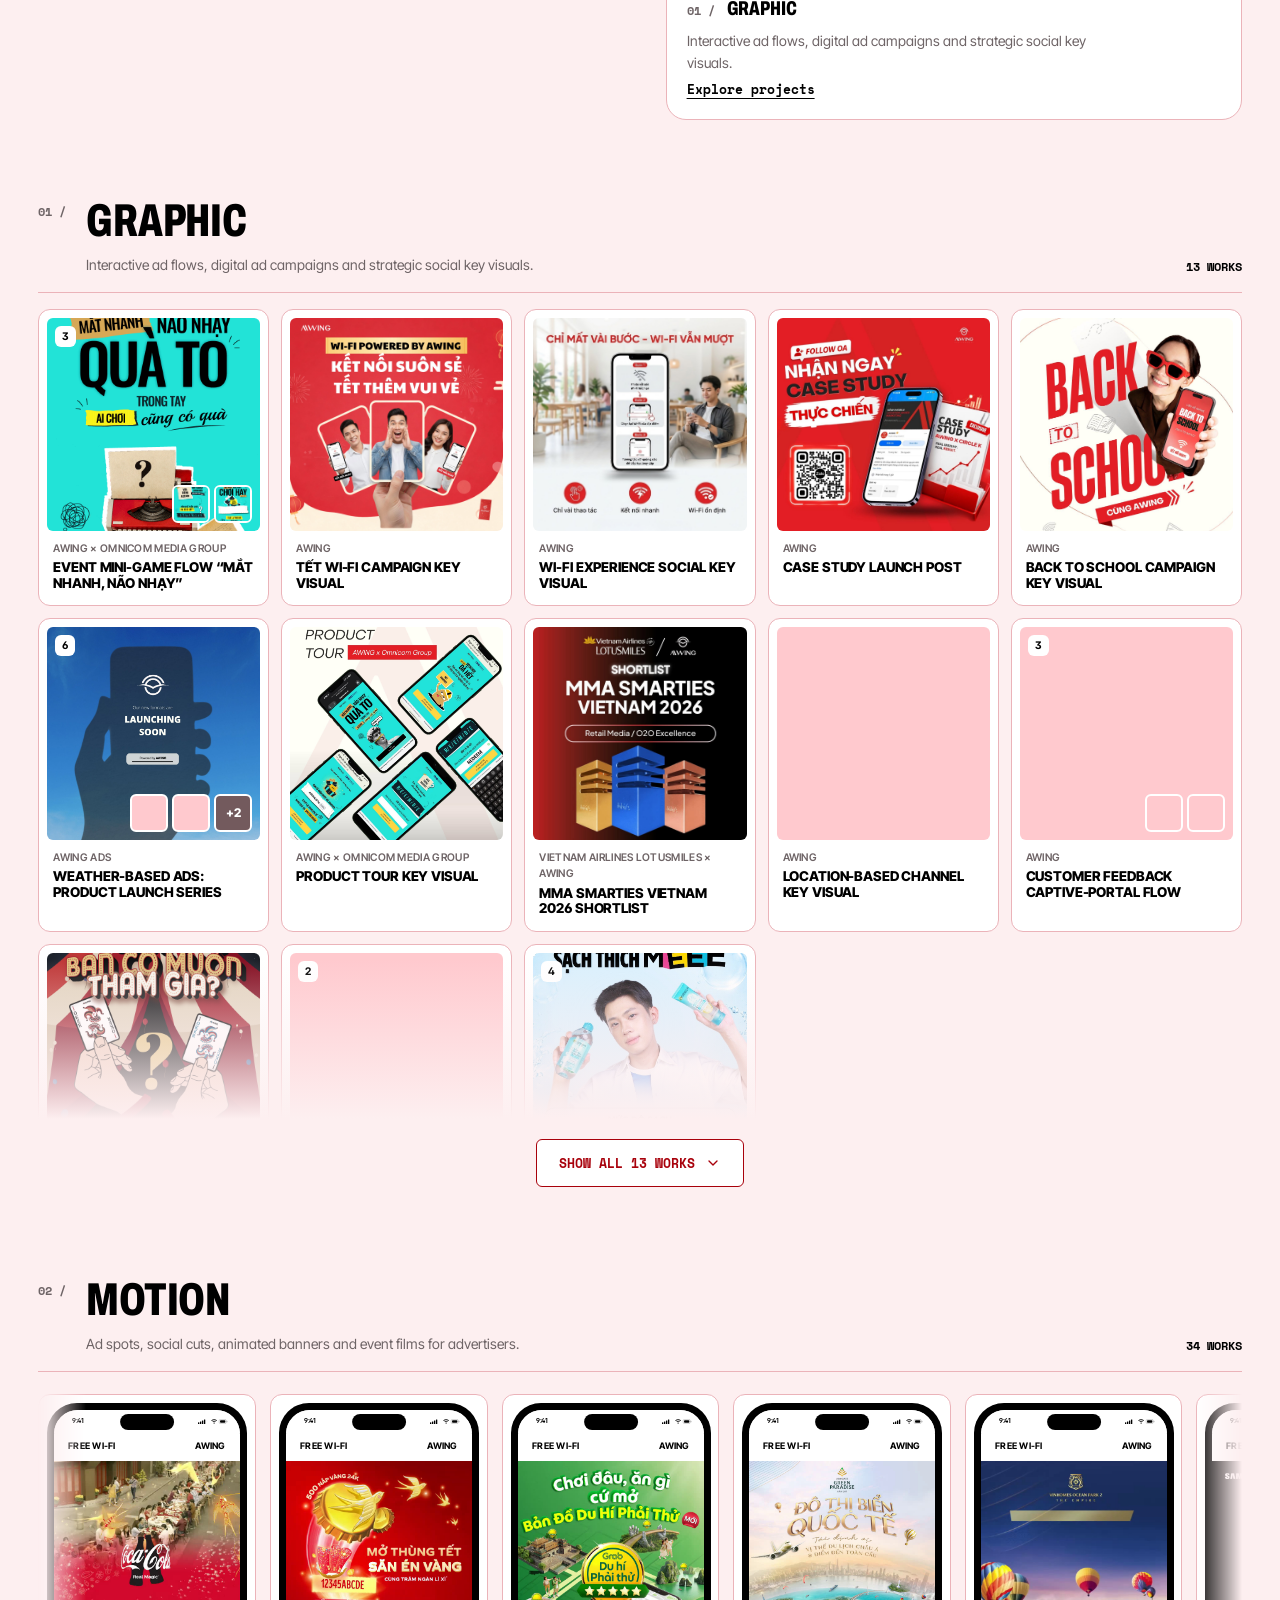
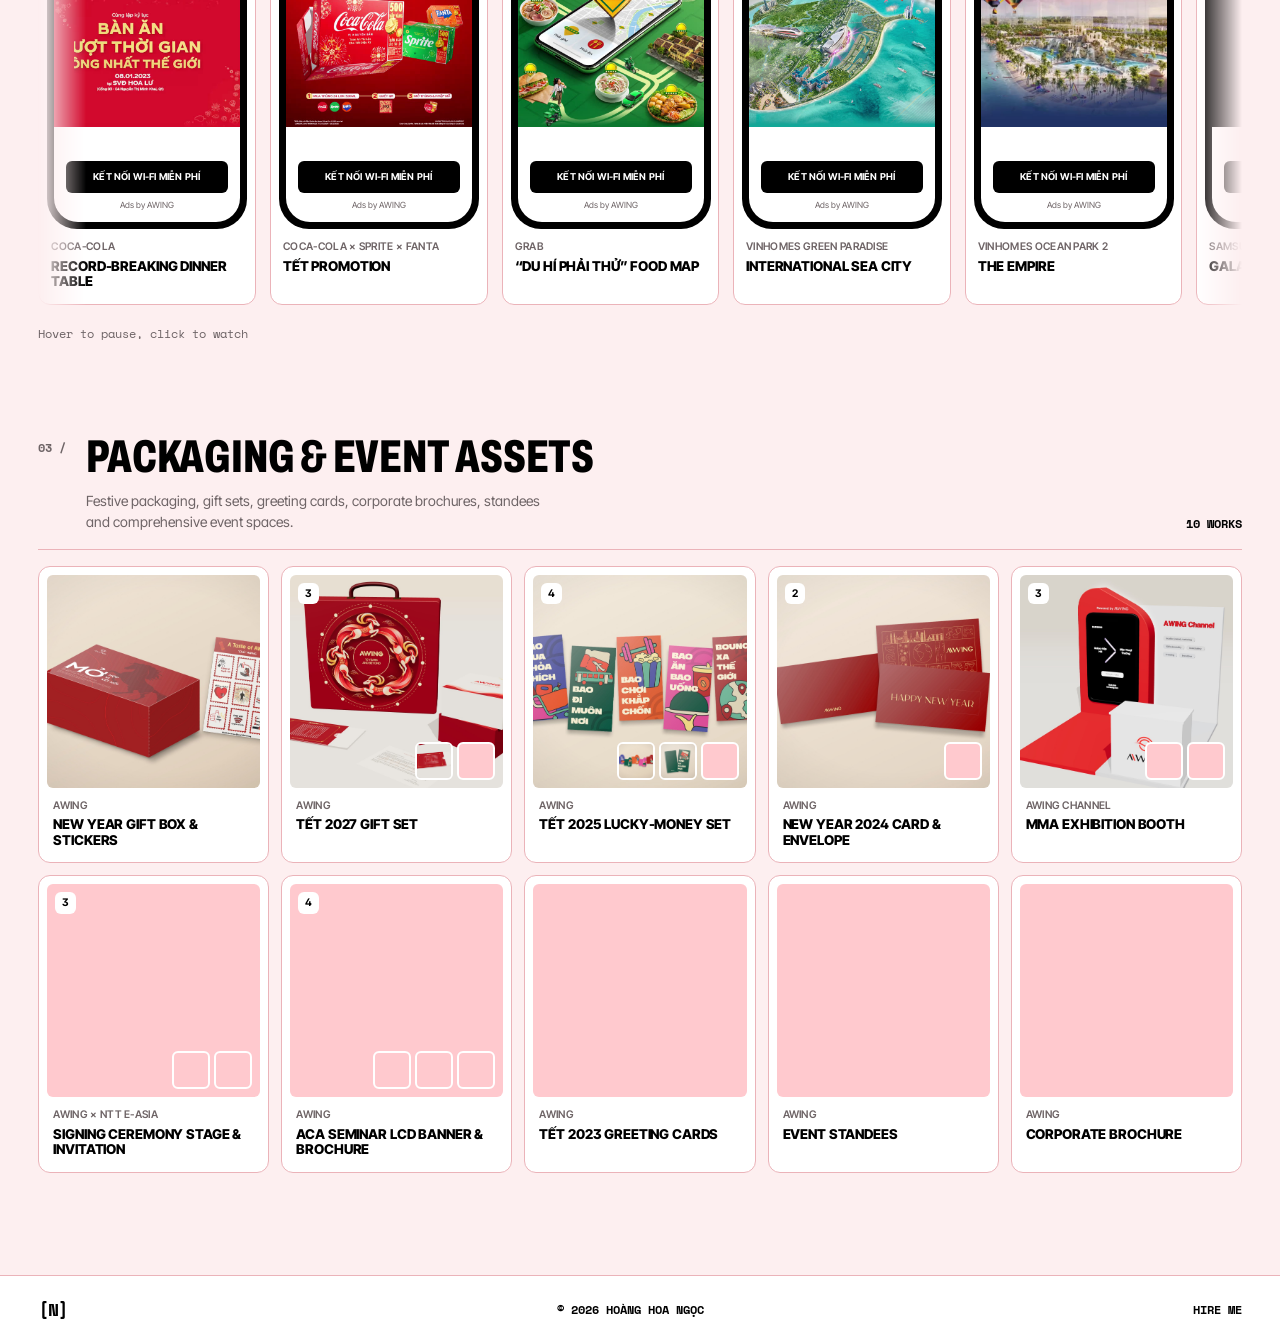
<file: workspace.html>
<!doctype html>
<html lang="en">
<head>
  <meta charset="utf-8">
  <title>Library — Hoàng Hoa Ngọc</title>
  <meta name="robots" content="noindex">
  <meta http-equiv="refresh" content="0; url=library.html">
  <link rel="canonical" href="library.html">
  <script>location.replace('library.html' + location.search + location.hash);</script>
</head>
<body>
  <p>The Workspace is now the <a href="library.html">Library</a>.</p>
</body>
</html>
</file>
<file: assets/style.css>
/* =========================================================
   Hoàng Hoa Ngọc — portfolio
   Look borrowed from a playful store system: blush paper, pink
   hairline grid with "+" crosshairs, a bracketed black wordmark,
   white product-card panels, outlined chips, one rug-red accent.
   ========================================================= */

:root {
  --blush: #FDEFF0;   /* page */
  --pink: #FFC9CE;    /* grid blocks, contact */
  --line: #F2C1C6;    /* hairlines */
  --paper: #FFFFFF;   /* panels and cards */
  --ink: #000000;     /* real black */
  --red: #A8010B;     /* rug red: the one accent */
  --grey: #B9AEB0;    /* inactive display words */
  --muted: #6E6466;

  --font: 'Inter Tight', 'Helvetica Neue', Arial, sans-serif;
  --gut: clamp(16px, 3vw, 40px);
  --r-panel: 24px;
  --r-card: 14px;
  --r-chip: 4px;
  --ease: cubic-bezier(.2, .7, 0, 1);
  --nav-h: 56px;
}

*, *::before, *::after { box-sizing: border-box; }
html { scroll-behavior: smooth; scroll-padding-top: calc(var(--nav-h) + 8px); -webkit-text-size-adjust: 100%; }
@media (prefers-reduced-motion: reduce) { html { scroll-behavior: auto; } }
body {
  margin: 0;
  background: var(--blush);
  color: var(--ink);
  font: 400 16px/1.55 var(--font);
  font-feature-settings: 'ss01', 'cv11';
  -webkit-font-smoothing: antialiased;
  overflow-x: hidden;
}
img, video { display: block; max-width: 100%; }
a { color: inherit; }
button { font: inherit; color: inherit; background: none; border: 0; padding: 0; cursor: pointer; }
ul, ol, dl, dd, p, h1, h2, h3, h4, figure { margin: 0; padding: 0; }
ul, ol { list-style: none; }
[hidden] { display: none !important; }
svg { width: 1em; height: 1em; fill: none; stroke: currentColor; stroke-width: 2; stroke-linecap: round; stroke-linejoin: round; flex: none; }
::selection { background: var(--red); color: #fff; }
:focus-visible { outline: 2px solid var(--red); outline-offset: 3px; border-radius: 4px; }
.muted { color: var(--muted); }
.sr-only { position: absolute; width: 1px; height: 1px; overflow: hidden; clip: rect(0 0 0 0); white-space: nowrap; }
.skip { position: absolute; left: 12px; top: -60px; z-index: 100; background: var(--ink); color: #fff; padding: 10px 14px; border-radius: 6px; text-decoration: none; }
.skip:focus { top: 12px; }

/* ---------- Shared pieces ---------- */
.chip {
  display: inline-flex; align-items: center;
  border: 1px solid currentColor; border-radius: var(--r-chip);
  padding: 3px 7px 2px;
  font-size: 10.5px; font-weight: 600; line-height: 1.2; letter-spacing: .02em; text-transform: uppercase;
  white-space: nowrap;
}
.chips { display: flex; flex-wrap: wrap; gap: 6px; }
.chips li, .case-tags li {
  border: 1px solid var(--ink); border-radius: var(--r-chip);
  padding: 4px 8px 3px; font-size: 11px; font-weight: 600; text-transform: uppercase; letter-spacing: .02em;
}

.btn {
  display: inline-flex; align-items: center; justify-content: center; gap: 10px;
  min-height: 48px; padding: 0 22px; border-radius: 6px;
  font-size: 13px; font-weight: 700; letter-spacing: .02em; text-transform: uppercase; text-decoration: none;
  border: 1px solid var(--ink);
  transition: background-color .2s, color .2s;
}
.btn svg { font-size: 16px; }
.btn-ink { background: var(--ink); color: #fff; }
.btn-ink:hover { background: var(--red); border-color: var(--red); }
.btn-line, .btn-outline { background: transparent; color: var(--ink); }
.btn-line:hover, .btn-outline:hover { background: var(--ink); color: #fff; }
.btn-link {
  display: inline-flex; align-items: center; gap: 6px;
  font-size: 13px; font-weight: 600; text-decoration: underline; text-underline-offset: 4px; text-decoration-thickness: 1px;
}
.btn-link:hover { color: var(--red); }

/* Big uppercase display type: the voice of the page */
.display {
  font-weight: 900; text-transform: uppercase;
  font-size: clamp(44px, 9vw, 140px); line-height: .9; letter-spacing: -.055em; word-spacing: .12em;
}
.display sup, .cs-group-title sup, .cat-list sup {
  font-size: max(13px, .2em); font-weight: 600; letter-spacing: 0;
  vertical-align: top; position: relative; top: .35em; margin-left: .25em;
}
.display sup::before, .cs-group-title sup::before, .cat-list sup::before { content: '('; }
.display sup::after, .cs-group-title sup::after, .cat-list sup::after { content: ')'; }
.display sup:empty { display: none; }
.lead { font-size: 17px; line-height: 1.5; max-width: 46ch; }

.sec-head {
  display: grid; grid-template-columns: 1fr auto; align-items: end; gap: 24px 40px;
  padding: clamp(56px, 9vw, 120px) var(--gut) clamp(28px, 4vw, 48px);
}
.sec-head .lead { max-width: 38ch; color: var(--muted); }

/* ---------- Nav ---------- */
.nav {
  position: sticky; top: 0; z-index: 50;
  height: var(--nav-h);
  display: grid; grid-template-columns: auto 1fr auto; align-items: center; gap: 24px;
  padding: 0 var(--gut);
  background: rgba(255, 255, 255, .92);
  backdrop-filter: blur(10px); -webkit-backdrop-filter: blur(10px);
  border-bottom: 1px solid var(--line);
}
.brand { font-weight: 900; font-size: 22px; letter-spacing: -.06em; text-decoration: none; }
.nav ul { display: flex; justify-content: center; gap: clamp(16px, 4vw, 56px); }
.nav ul a, .nav-cta, .lang button {
  font-size: 11.5px; font-weight: 600; letter-spacing: .03em; text-transform: uppercase; text-decoration: none;
}
.nav ul a:hover { color: var(--red); }
.nav-right { display: flex; align-items: center; gap: 14px; }
.lang { display: flex; border: 1px solid var(--ink); border-radius: var(--r-chip); overflow: hidden; }
.lang button { padding: 5px 8px 4px; }
.lang button[aria-pressed="true"] { background: var(--ink); color: #fff; }
.nav-cta { background: var(--ink); color: #fff; padding: 8px 12px 7px; border-radius: var(--r-chip); }
.nav-cta:hover { background: var(--red); }
@media (max-width: 760px) {
  .nav { grid-template-columns: auto auto; justify-content: space-between; }
  .nav nav { display: none; }
}

/* ---------- Hero ---------- */
.hero {
  position: relative;
  padding: clamp(20px, 3vw, 36px) var(--gut) 0;
  overflow: hidden;
}
.hero-name {
  position: relative; z-index: 1;
  display: block; width: 100%;
  font-weight: 900; text-transform: uppercase; letter-spacing: -.06em; line-height: .8;
  font-size: 100px; /* main.js fits this to the width */
  white-space: nowrap; word-spacing: .14em;
}
.name-inner { display: inline-flex; align-items: baseline; }
.name-inner .br { font-weight: 900; }
.name-inner .br:first-child { margin-right: .22em; }
.name-inner .br:last-child { margin-left: .18em; }

.hero-stage {
  --top: 26%; --bot: 74%; --left: 21%; --right: 79%;
  position: relative;
  height: clamp(440px, 64vh, 700px);
  margin: 0 calc(-1 * var(--gut));
}
.hl, .vl { position: absolute; background: var(--line); }
.hl { left: 0; right: 0; height: 1px; }
.vl { top: -40vh; bottom: 0; width: 1px; }
.hl-1 { top: var(--top); } .hl-2 { top: var(--bot); }
.vl-1 { left: var(--left); } .vl-2 { left: var(--right); }

.marks { position: absolute; inset: 0; }
.mk {
  position: absolute; padding-top: 14px;
  font-size: 11.5px; font-weight: 600; line-height: 1.25; letter-spacing: .02em; text-transform: uppercase;
}
.mk::before {
  content: '+'; position: absolute; top: -.72em;
  font-size: 22px; font-weight: 400; line-height: 1; color: var(--ink);
}
.mk-tl, .mk-bl { right: calc(100% - var(--left)); text-align: right; padding-right: 14px; }
.mk-tr, .mk-br { left: var(--right); padding-left: 14px; }
.mk-tl::before, .mk-bl::before { right: -.3em; }
.mk-tr::before, .mk-br::before { left: -.3em; }
.mk-tl, .mk-tr { top: var(--top); }
.mk-bl, .mk-br { top: var(--bot); }

.hero-photo {
  position: absolute; z-index: 2; left: 50%; top: -1.2vw; translate: -50% 0;
  width: clamp(240px, 27vw, 420px); aspect-ratio: 3 / 4;
  border-radius: 999px 999px var(--r-panel) var(--r-panel);
  overflow: hidden; background: var(--red);
}
.hero-photo img { width: 100%; height: 100%; object-fit: cover; object-position: 50% 78%; transform: scale(1.35); transform-origin: 50% 80%; }

.hero-tab {
  position: absolute; z-index: 3; left: 50%; bottom: 0; translate: -50% 0;
  background: var(--ink); color: #fff; text-decoration: none; text-align: center;
  padding: 10px 22px 9px; border-radius: 10px 10px 0 0;
  font-size: 10.5px; font-weight: 700; line-height: 1.2; letter-spacing: .04em; text-transform: uppercase;
}
.hero-tab:hover { background: var(--red); }

@media (max-width: 760px) {
  .hero-stage { --top: 62%; --bot: 84%; --left: 50%; --right: 50%; height: 560px; }
  .vl-1, .vl-2 { top: 62%; }
  .hero-photo { top: 18px; width: min(64vw, 280px); }
  .mk { font-size: 10.5px; }
  .mk-tl, .mk-bl { padding-right: 12px; }
}

/* ---------- About me: intro, highlights, experience, contact ---------- */
.about { background: var(--paper); padding-bottom: clamp(56px, 8vw, 120px); }
.about .sec-head { padding-bottom: clamp(20px, 3vw, 36px); }
.intro { padding: 0 var(--gut); }
.hero-text {
  font-size: clamp(22px, 2.6vw, 36px); font-weight: 600; line-height: 1.18; letter-spacing: -.025em;
  max-width: 34ch;
}

/* Highlights: one oversized number, three supporting ones */
.stats {
  display: grid; grid-template-columns: 1.5fr 1fr 1fr 1fr;
  margin: clamp(36px, 5vw, 64px) var(--gut) 0;
  border-top: 1px solid var(--ink); border-bottom: 1px solid var(--ink);
}
.stats li { padding: 22px 20px 22px 0; display: grid; gap: 10px; align-content: space-between; }
.stats li + li { border-left: 1px solid var(--line); padding-left: 20px; }
.stats b { font-size: clamp(44px, 5vw, 80px); font-weight: 900; line-height: .85; letter-spacing: -.055em; }
.stats span { font-size: 14px; line-height: 1.4; color: var(--muted); max-width: 24ch; }
.stats .stat-hero { background: var(--red); color: #fff; padding: 22px 24px; }
.stats .stat-hero b { font-size: clamp(110px, 15vw, 240px); line-height: .78; }
.stats .stat-hero span { color: #fff; font-size: 15px; font-weight: 600; }
@media (max-width: 900px) {
  .stats { grid-template-columns: 1fr 1fr; }
  .stats .stat-hero { grid-column: 1 / -1; }
  .stats li:nth-child(2) { border-left: 0; padding-left: 0; }
  .stats li:nth-child(n+2) { border-top: 1px solid var(--line); }
  .stats li:nth-child(4) { grid-column: 1 / -1; border-left: 0; padding-left: 0; }
}

.about-grid {
  display: grid; grid-template-columns: minmax(0, 1fr) minmax(300px, 400px); gap: clamp(24px, 4vw, 56px);
  align-items: start; padding: clamp(40px, 6vw, 80px) var(--gut) 0;
}
.col-label { font-size: 11.5px; font-weight: 700; letter-spacing: .03em; text-transform: uppercase; margin-bottom: 14px; }

.exp { display: grid; gap: 14px; align-content: start; }
.exp > .col-label { margin-bottom: 0; }
.job { background: var(--blush); border-radius: var(--r-panel); padding: clamp(20px, 2.6vw, 34px); }
.job-head { display: flex; justify-content: space-between; align-items: baseline; gap: 12px; flex-wrap: wrap; }
.job-co { font-size: clamp(24px, 2.6vw, 36px); font-weight: 900; text-transform: uppercase; letter-spacing: -.045em; line-height: 1; }
.job-co .muted { font-size: 12px; font-weight: 600; letter-spacing: .02em; margin-left: 6px; }
.job-date { font-size: 11.5px; font-weight: 700; text-transform: uppercase; letter-spacing: .03em; }
.job-role { font-size: 16px; font-weight: 700; margin-top: 10px; display: flex; flex-wrap: wrap; gap: 8px; align-items: center; }
.job-sum { font-size: 17px; font-weight: 500; line-height: 1.45; margin-top: 14px; max-width: 58ch; }
.scopes { display: grid; grid-template-columns: 1fr 1fr; gap: 20px clamp(20px, 3vw, 40px); margin-top: 22px; }
.scope-label { font-size: 11.5px; font-weight: 700; text-transform: uppercase; letter-spacing: .03em; padding-bottom: 10px; border-bottom: 1px solid var(--ink); margin-bottom: 12px; }
.job-points { display: grid; gap: 10px; }
.job > .job-points { margin-top: 16px; }
.job-points li { position: relative; padding-left: 20px; font-size: 15px; line-height: 1.5; max-width: 62ch; }
.job-points li::before { content: '+'; position: absolute; left: 0; top: -.05em; color: var(--red); }

.exp-grid { display: grid; grid-template-columns: repeat(3, 1fr); gap: 14px; }
.card { background: var(--blush); border-radius: var(--r-panel); padding: clamp(18px, 2.2vw, 26px); display: grid; gap: 14px; align-content: start; }
.card-label { font-size: 11.5px; font-weight: 700; text-transform: uppercase; letter-spacing: .03em; }
.edu { display: grid; gap: 14px; }
.edu dt { font-weight: 800; font-size: 15px; }
.edu dd { font-size: 14px; }

/* Contact card: stays in view beside the experience */
.contact { position: sticky; top: calc(var(--nav-h) + 16px); scroll-margin-top: calc(var(--nav-h) + 16px); }
.contact-card {
  background-color: var(--pink);
  background-image:
    linear-gradient(rgba(255, 255, 255, .5) 1px, transparent 1px),
    linear-gradient(90deg, rgba(255, 255, 255, .5) 1px, transparent 1px);
  background-size: 40px 40px;
  border-radius: var(--r-panel); padding: clamp(22px, 2.6vw, 32px);
  display: grid; gap: 18px;
}
.contact-card .col-label { margin-bottom: 0; }
.contact-title {
  font-size: clamp(36px, 3.6vw, 56px); font-weight: 900; text-transform: uppercase; letter-spacing: -.05em; line-height: .95; word-spacing: .1em;
}
.contact-title > span:first-child { margin-right: .1em; }
.contact-title > span:last-child { margin-left: .1em; }
.contact-lead { font-size: 15px; max-width: 36ch; }
.contact-lines { display: grid; border-top: 1px solid var(--ink); }
.contact-lines li { display: grid; grid-template-columns: 74px 1fr; gap: 10px; padding: 10px 0; border-bottom: 1px solid var(--ink); font-size: 14px; font-weight: 600; align-items: baseline; }
.contact-lines .muted { color: var(--ink); opacity: .6; font-size: 11px; text-transform: uppercase; letter-spacing: .03em; }
.contact-lines a { text-decoration: none; }
.contact-lines a:hover { color: var(--red); text-decoration: underline; }
.copy-line { text-align: left; font-weight: 600; text-decoration: underline; text-decoration-style: dotted; text-underline-offset: 4px; word-break: break-all; }
.copy-line:hover { color: var(--red); }
.contact-card .btn { justify-self: start; }
.contact.is-flash .contact-card { animation: flash 1s var(--ease); }
@keyframes flash { 0% { box-shadow: 0 0 0 0 var(--ink); } 40% { box-shadow: 0 0 0 6px var(--ink); } 100% { box-shadow: 0 0 0 0 transparent; } }

@media (max-width: 980px) {
  .about-grid { grid-template-columns: 1fr; }
  .contact { position: static; order: 2; }
}
@media (max-width: 760px) {
  .scopes, .exp-grid { grid-template-columns: 1fr; }
}

/* ---------- Brand marquee ---------- */
.brands { background: var(--ink); color: #fff; overflow: hidden; }
.marquee { padding: 14px 0 12px; }
.marquee-track { display: flex; width: max-content; animation: marquee 60s linear infinite; }
.marquee-track li {
  font-size: clamp(22px, 2.6vw, 34px); font-weight: 900; text-transform: uppercase; letter-spacing: -.04em; white-space: nowrap;
  padding: 0 .6em;
}
.marquee-track li::after { content: '+'; font-weight: 400; margin-left: 1.2em; color: var(--pink); }
@keyframes marquee { to { transform: translateX(-50%); } }
@media (prefers-reduced-motion: reduce) { .marquee-track { animation: none; flex-wrap: wrap; width: auto; } }

/* ---------- Selected work ---------- */
.cases {
  background-color: var(--blush);
  background-image:
    linear-gradient(var(--line) 1px, transparent 1px),
    linear-gradient(90deg, var(--line) 1px, transparent 1px);
  background-size: 120px 120px;
  background-position: -1px -1px;
  padding-bottom: clamp(48px, 8vw, 120px);
}
.case-list { display: grid; gap: clamp(40px, 6vw, 80px); padding: 0 var(--gut); }
.cs-group { display: grid; gap: 16px; }
.cs-group-head {
  display: grid; grid-template-columns: auto 1fr; align-items: end; gap: 8px 24px;
  padding-bottom: 8px;
}
.cs-group-title {
  font-size: clamp(30px, 4.4vw, 64px); font-weight: 900; text-transform: uppercase; letter-spacing: -.05em; line-height: .95; word-spacing: .1em;
}
.cs-group-desc { font-size: 14px; color: var(--muted); max-width: 44ch; }
.cs-group-count { display: none; }

/* Project index: all featured cases at a glance, one tap to jump */
.case-index { display: grid; gap: 14px; margin: 0 var(--gut) clamp(40px, 6vw, 72px); }
.ci-row { display: grid; grid-template-columns: minmax(150px, 220px) 1fr; gap: 10px 24px; align-items: start; padding-top: 12px; border-top: 1px solid var(--ink); }
.ci-group { font-size: 11.5px; font-weight: 700; text-transform: uppercase; letter-spacing: .03em; padding-top: 12px; }
.ci-list { display: flex; flex-wrap: wrap; gap: 8px; }
.ci-list a {
  display: inline-flex; align-items: baseline; gap: 8px; min-height: 44px; padding: 11px 14px;
  background: var(--paper); border: 1px solid var(--line); border-radius: 999px;
  font-size: 14px; font-weight: 700; text-decoration: none; color: var(--ink);
  transition: background-color .2s var(--ease), color .2s var(--ease), border-color .2s var(--ease);
}
.ci-list a:hover { background: var(--ink); border-color: var(--ink); color: #fff; }
.ci-list a:focus-visible { outline: 2px solid var(--red); outline-offset: 2px; }
.ci-no { font-size: 11px; font-weight: 800; color: var(--red); }
.ci-list a:hover .ci-no { color: var(--pink); }
.ci-year { font-size: 11px; font-weight: 600; opacity: .55; }
@media (max-width: 700px) {
  .ci-row { grid-template-columns: 1fr; }
  .ci-group { padding-top: 0; }
  .ci-list a { font-size: 13px; padding: 10px 12px; }
}
.cs[id] { scroll-margin-top: calc(var(--nav-h) + 16px); }

/* Experience: sits after the work, as the proof behind it */
.experience .sec-head { padding-bottom: 0; }
.experience .about-grid { padding-top: clamp(24px, 3vw, 40px); }
.cs-group-list { display: grid; gap: 16px; }
.cs.has-live { grid-template-columns: minmax(0, 5fr) minmax(0, 6fr); align-items: center; }

.cs {
  background: var(--paper); border-radius: var(--r-panel);
  padding: clamp(18px, 2.4vw, 32px);
  display: grid; grid-template-columns: minmax(0, 5fr) minmax(0, 6fr); gap: clamp(20px, 3vw, 48px);
  align-items: start;
}
.cs-head { display: grid; gap: 18px; align-content: start; }
.case-no { display: flex; justify-content: space-between; align-items: center; gap: 12px; }
.case-no .chip { white-space: normal; }
.case-idx { font-size: 11.5px; font-weight: 600; color: var(--muted); }
.case-title {
  font-size: clamp(26px, 2.8vw, 40px); font-weight: 800; text-transform: uppercase; line-height: 1.02; letter-spacing: -.035em; word-spacing: .06em;
  max-width: 18ch;
}
.cs-story { display: grid; gap: 14px; }
.cs-step dt {
  display: flex; gap: 8px; align-items: baseline;
  font-size: 11.5px; font-weight: 700; text-transform: uppercase; letter-spacing: .03em; margin-bottom: 4px;
}
.cs-step-no { color: var(--red); }
.cs-step dd { font-size: 15.5px; line-height: 1.55; max-width: 60ch; }
.cs-meta { display: flex; flex-wrap: wrap; gap: 8px 32px; border-top: 1px solid var(--line); padding-top: 14px; }
.cs-meta dt { font-size: 11px; font-weight: 700; text-transform: uppercase; letter-spacing: .03em; color: var(--muted); }
.cs-meta dd { font-size: 14px; font-weight: 500; }
.case-tags { display: flex; flex-wrap: wrap; gap: 6px; }
.cs-facts { display: grid; grid-template-columns: repeat(auto-fit, minmax(150px, 1fr)); gap: 10px; }
.cs-facts li { background: var(--blush); border-radius: var(--r-card); padding: 14px; display: grid; gap: 6px; align-content: start; }
.cs-facts b { font-size: 34px; font-weight: 900; line-height: .9; letter-spacing: -.05em; }
.cs-facts span { font-size: 13px; line-height: 1.4; color: var(--muted); }
.cs-actions { display: flex; flex-wrap: wrap; align-items: center; gap: 12px 20px; }
.cs-actions:empty { display: none; }

/* Visual column */
.cs-visual { position: relative; }
.cs-cover {
  display: block; width: 100%; aspect-ratio: 4 / 3; overflow: hidden; border-radius: var(--r-card); background: var(--pink);
  position: relative;
}
.cs-cover img { width: 100%; height: 110%; object-fit: cover; margin-top: -5%; transition: transform .6s var(--ease); }
.cs-cover:hover img { transform: scale(1.03); }
.case-count {
  position: absolute; right: 12px; top: 12px;
  background: var(--paper); border-radius: var(--r-chip); padding: 4px 8px 3px;
  font-size: 11px; font-weight: 700;
}
.case-count::after { content: ' imgs'; font-weight: 500; }
html[data-lang="vi"] .case-count::after { content: ' ảnh'; }

.cs-phone { display: grid; gap: 12px; justify-items: center; }
.phone {
  position: relative; width: 100%; max-width: 300px;
  background: var(--ink); border-radius: 40px; padding: 10px;
}
.phone-btn { display: none; }
.phone-screen {
  position: relative; aspect-ratio: 9 / 19; overflow: hidden; border-radius: 31px; background: var(--paper);
}
.phone-screen iframe { position: absolute; left: 0; top: 0; border: 0; transform-origin: 0 0; background: #fff; }
.live-start { position: absolute; inset: 0; display: block; width: 100%; }
.live-start img { width: 100%; height: 100%; object-fit: cover; object-position: top; }
.live-cta {
  position: absolute; left: 12px; right: 12px; bottom: 14px;
  display: flex; align-items: center; justify-content: center; gap: 8px;
  background: var(--ink); color: #fff; border-radius: 6px; padding: 12px 10px;
  font-size: 12px; font-weight: 700; text-transform: uppercase; letter-spacing: .02em; text-align: center;
}
.live-cta svg { fill: currentColor; stroke: none; }
.live-start:hover .live-cta { background: var(--red); }
.cs-quote {
  border-radius: var(--r-card); padding: clamp(18px, 2vw, 28px);
  display: flex; flex-direction: column; justify-content: space-between; gap: 16px;
}
.cs-quote .q { font-size: clamp(30px, 3.4vw, 54px); font-weight: 900; line-height: .9; letter-spacing: -.05em; text-transform: uppercase; }
.cs-quote .q-sub { font-size: 14px; font-weight: 500; max-width: 30ch; }

.cs-mosaic { display: grid; grid-template-columns: repeat(3, 1fr); gap: 8px; }
.cs-mosaic button { position: relative; aspect-ratio: 4 / 5; overflow: hidden; border-radius: 10px; background: var(--pink); }
.cs-mosaic img { width: 100%; height: 100%; object-fit: cover; transition: transform .5s var(--ease); }
.cs-mosaic button:hover img { transform: scale(1.04); }

.cs-strip {
  grid-column: 1 / -1;
  display: grid; grid-template-columns: repeat(8, 1fr); gap: 8px;
}
.cs-strip button { position: relative; aspect-ratio: 1; overflow: hidden; border-radius: 10px; background: var(--blush); }
.cs-strip img { width: 100%; height: 100%; object-fit: cover; transition: transform .4s var(--ease); }
.cs-strip button:hover img { transform: scale(1.06); }
.thumb-more {
  position: absolute; inset: 0; display: grid; place-items: center;
  background: rgba(0, 0, 0, .55); color: #fff; font-weight: 800; font-size: 18px;
}

/* Interactive games, each with its own screen as a thumbnail */
.cs-games {
  grid-column: 1 / -1;
  display: grid; grid-template-columns: minmax(0, 1fr) minmax(220px, 300px); gap: clamp(20px, 3vw, 40px);
  background: var(--pink); border-radius: var(--r-card); padding: clamp(16px, 2.4vw, 32px);
}
.games-copy { display: grid; gap: 16px; align-content: start; }
.games-eyebrow {
  display: flex; align-items: center; gap: 10px;
  font-size: clamp(24px, 2.6vw, 36px); font-weight: 900; text-transform: uppercase; letter-spacing: -.04em; line-height: 1;
}
.games-eyebrow svg { font-size: .7em; fill: var(--red); stroke: none; }
.g-text { font-size: 15px; max-width: 62ch; }
.game-flow { display: flex; flex-wrap: wrap; gap: 8px; counter-reset: gf; }
.game-flow li {
  counter-increment: gf;
  display: flex; align-items: center; gap: 8px;
  background: var(--paper); border-radius: 999px; padding: 6px 14px 6px 6px;
  font-size: 13px; font-weight: 600;
}
.gf-ic { display: grid; place-items: center; width: 28px; height: 28px; border-radius: 50%; background: var(--ink); color: #fff; font-size: 14px; }
.game-list { display: grid; grid-template-columns: repeat(4, minmax(0, 1fr)); gap: 10px; }
.game-pick {
  width: 100%; height: 100%;
  display: grid; gap: 8px; align-content: start; justify-items: start; text-align: left;
  background: var(--paper); border-radius: var(--r-card); padding: 8px 8px 12px;
  outline: 2px solid transparent; outline-offset: -2px;
  transition: outline-color .2s;
}
.game-pick:hover { outline-color: var(--grey); }
.game-pick[aria-selected="true"] { outline-color: var(--ink); }
.game-pick:focus-visible { outline: 2px solid var(--red); outline-offset: 2px; }
.game-thumb {
  display: block; width: 100%; aspect-ratio: 3 / 4; overflow: hidden;
  border-radius: 9px; background: var(--blush);
}
.game-thumb img { width: 100%; height: 100%; object-fit: cover; object-position: top; transition: transform .5s var(--ease); }
.game-pick:hover .game-thumb img { transform: scale(1.04); }
.game-pick .chip { font-size: 9.5px; }
.game-pick[aria-selected="true"] .chip { background: var(--ink); color: #fff; border-color: var(--ink); }
.game-name { font-size: 13px; font-weight: 800; text-transform: uppercase; letter-spacing: -.01em; line-height: 1.15; }
.cs-games .cs-phone { align-self: center; }

@media (max-width: 980px) {
  .cs { grid-template-columns: 1fr; }
  .cs-games { grid-template-columns: 1fr; }
  .cs-strip { grid-template-columns: repeat(4, 1fr); }
}
@media (max-width: 600px) {
  .cs-visual.is-live { grid-template-columns: 1fr; }
  .cs-visual.is-live .phone { max-width: 260px; }
  .game-list { grid-template-columns: repeat(2, minmax(0, 1fr)); }
  .cs-group-head { grid-template-columns: 1fr; }
  .sec-head { grid-template-columns: 1fr; }
}

/* ---------- Archive ---------- */
.work { background: var(--paper); padding-bottom: clamp(48px, 8vw, 120px); }
.work-index {
  display: grid; grid-template-columns: minmax(0, 1fr) minmax(0, 1fr); gap: clamp(24px, 4vw, 64px);
  align-items: center; padding: 0 var(--gut) clamp(40px, 6vw, 80px);
}
.cat-list { display: grid; gap: 2px; }
.cat-list a {
  display: inline-block; text-decoration: none; color: var(--grey);
  font-size: clamp(34px, 5.6vw, 92px); font-weight: 900; text-transform: uppercase; letter-spacing: -.055em; line-height: .98; word-spacing: .1em;
  transition: color .2s;
}
.cat-list a.is-active, .cat-list a:hover, .cat-list a:focus-visible { color: var(--ink); }
.feature {
  display: grid; gap: 14px; text-decoration: none;
  background: var(--blush); border-radius: var(--r-panel); padding: 12px 12px 20px;
}
.feature-media { aspect-ratio: 4 / 3; overflow: hidden; border-radius: var(--r-card); background: var(--pink); }
.feature-media img, .feature-media video { width: 100%; height: 100%; object-fit: cover; }
.feature-panel { display: grid; grid-template-columns: auto 1fr; gap: 6px 12px; padding: 0 8px; align-items: baseline; }
.feature-no { font-size: 11.5px; font-weight: 600; color: var(--muted); }
.feature-title { font-size: 20px; font-weight: 800; text-transform: uppercase; letter-spacing: -.02em; }
.feature-desc { grid-column: 1 / -1; font-size: 14px; color: var(--muted); max-width: 52ch; }
.feature-link { grid-column: 1 / -1; font-size: 13px; font-weight: 600; text-decoration: underline; text-underline-offset: 4px; }
.feature:hover .feature-link { color: var(--red); }

#categories { display: grid; gap: clamp(48px, 7vw, 96px); padding: 0 var(--gut); }
.cat { scroll-margin-top: calc(var(--nav-h) + 12px); }
.cat-head {
  display: grid; grid-template-columns: auto 1fr auto; gap: 8px 20px; align-items: end;
  padding-bottom: 16px; margin-bottom: 16px; border-bottom: 1px solid var(--ink);
}
.cat-no { font-size: 11.5px; font-weight: 600; color: var(--muted); align-self: start; padding-top: 6px; }
.cat-title { font-size: clamp(28px, 3.6vw, 52px); font-weight: 900; text-transform: uppercase; letter-spacing: -.05em; line-height: .9; }
.cat-desc { font-size: 14px; color: var(--muted); margin-top: 8px; max-width: 60ch; }
.cat-count { font-size: 11.5px; font-weight: 700; text-transform: uppercase; letter-spacing: .03em; }

.grid-wrap { position: relative; overflow: hidden; }
.grid-wrap.is-ready { transition: max-height .6s var(--ease); }
.grid-wrap.is-collapsed::after {
  content: ''; position: absolute; left: 0; right: 0; bottom: 0; height: 160px;
  background: linear-gradient(rgba(255, 255, 255, 0), var(--paper)); pointer-events: none;
}
.grid { display: grid; grid-template-columns: repeat(auto-fill, minmax(230px, 1fr)); gap: 12px; }
.tile {
  display: grid; gap: 10px; align-content: start; text-align: left;
  background: var(--blush); border-radius: var(--r-card); padding: 8px 8px 14px;
}
.tile-media { position: relative; aspect-ratio: 1; overflow: hidden; border-radius: 9px; background: var(--pink); }
.grid.is-motion .tile-media { aspect-ratio: 4 / 5; }
.tile-media > img, .tile-media > video { width: 100%; height: 100%; object-fit: cover; transition: transform .5s var(--ease); }
.tile:hover .tile-media > img, .tile:hover .tile-media > video { transform: scale(1.04); }
.tile-play {
  position: absolute; left: 8px; bottom: 8px;
  display: inline-flex; align-items: center; gap: 6px;
  background: var(--paper); border-radius: var(--r-chip); padding: 5px 8px 4px;
  font-size: 10.5px; font-weight: 700; text-transform: uppercase;
}
.tile-play svg { fill: currentColor; stroke: none; font-size: 10px; }
.cs-mosaic .tile-play { padding: 5px; }
.tile-stack { position: absolute; right: 8px; bottom: 8px; display: flex; gap: 4px; }
.tile-stack .thumb { position: relative; width: 38px; height: 38px; overflow: hidden; border-radius: 6px; border: 2px solid var(--paper); background: var(--pink); }
.tile-stack img, .tile-stack video { width: 100%; height: 100%; object-fit: cover; }
.tile-stack .thumb-more { font-size: 12px; }
.tile-count {
  position: absolute; left: 8px; top: 8px;
  background: var(--paper); border-radius: var(--r-chip); padding: 3px 7px 2px; font-size: 10.5px; font-weight: 700;
}
.tile-cap { display: grid; gap: 3px; padding: 0 6px; }
.tile-client { font-size: 10.5px; font-weight: 600; text-transform: uppercase; letter-spacing: .03em; color: var(--muted); }
.tile-title { font-size: 13.5px; font-weight: 800; text-transform: uppercase; letter-spacing: -.01em; line-height: 1.15; }
.cat-more { display: flex; justify-content: center; margin-top: 20px; }
.cat-more svg { font-size: 16px; }
.cat-more button[aria-expanded="true"] svg { rotate: 180deg; }
@media (max-width: 760px) {
  .work-index { grid-template-columns: 1fr; }
  .grid { grid-template-columns: repeat(2, minmax(0, 1fr)); gap: 8px; }
  .cat-head { grid-template-columns: 1fr; }
  .cat-no { display: none; }
}

/* ---------- Footer ---------- */
.footer {
  display: flex; flex-wrap: wrap; justify-content: space-between; align-items: center; gap: 12px;
  padding: 20px var(--gut); background: var(--paper);
  font-size: 12px; font-weight: 600; text-transform: uppercase; letter-spacing: .03em;
}
.footer .brand { font-size: 18px; }
.footer a { text-decoration: none; }
.footer a:hover { color: var(--red); }

/* ---------- Lightbox ---------- */
.lightbox {
  width: 100vw; height: 100dvh; max-width: none; max-height: none; margin: 0; padding: 0; border: 0;
  background: rgba(253, 239, 240, .98); color: var(--ink);
}
.lightbox::backdrop { background: rgba(0, 0, 0, .3); }
.lb-bar {
  position: absolute; top: 0; left: 0; right: 0; z-index: 2;
  display: flex; justify-content: space-between; align-items: center; gap: 16px;
  padding: 12px var(--gut);
}
.lb-caption { display: flex; flex-wrap: wrap; gap: 6px 14px; align-items: baseline; font-size: 13px; }
.lb-title b { font-weight: 800; text-transform: uppercase; }
.lb-no, .lb-flow { font-size: 11.5px; font-weight: 600; color: var(--muted); }
.lb-stage { position: absolute; inset: 64px var(--gut) 24px; display: grid; place-items: center; }
.lb-stage img, .lb-stage video { max-width: 100%; max-height: 100%; object-fit: contain; border-radius: 10px; }
.lb-btn {
  display: grid; place-items: center; width: 44px; height: 44px; border-radius: 50%;
  background: var(--ink); color: #fff; font-size: 18px;
}
.lb-btn:hover { background: var(--red); }
.lb-prev, .lb-next { position: absolute; top: 50%; translate: 0 -50%; z-index: 2; }
.lb-prev { left: 12px; } .lb-next { right: 12px; }

/* ---------- Motion: headlines rise word by word, once per view ---------- */
.w-mask { display: inline-block; overflow: hidden; vertical-align: top; padding-bottom: .04em; margin-bottom: -.04em; }
.m[data-k="words"] .w { display: inline-block; transform: translateY(105%); transition: transform .9s var(--ease) calc(var(--i, 0) * 45ms); }
.m[data-k="words"].in .w { transform: none; }
.m-reset .w { transition: none !important; }
.scroll-bar { position: fixed; left: 0; right: 0; top: 0; z-index: 60; height: 2px; background: var(--red); transform-origin: 0 50%; transform: scaleX(0); pointer-events: none; }
@media (prefers-reduced-motion: reduce) {
  .m[data-k="words"] .w { transform: none; transition: none; }
  * { transition-duration: 0s !important; }
}

/* ---------- Creative ad artboard: brand ground, flow screens and a live phone ---------- */
.artboard {
  position: relative; container-type: inline-size;
  aspect-ratio: 1 / 1; overflow: hidden; border-radius: var(--r-card);
  background-color: var(--ab-bg);
  background-image:
    radial-gradient(circle at 50% 62%, rgba(255, 255, 255, .75) 0, rgba(255, 255, 255, 0) 46%),
    radial-gradient(rgba(0, 0, 0, .08) 1.2px, transparent 1.3px);
  background-size: auto, 18px 18px;
  color: var(--ab-fg);
}
.ab-quote {
  position: absolute; left: 5cqw; top: 4.5cqw; right: 5cqw; z-index: 0;
  font-size: 11cqw; font-weight: 900; text-transform: uppercase; letter-spacing: -.055em; line-height: .86; word-spacing: .1em;
}
.ab-shot {
  position: absolute; z-index: 1; width: 25cqw; overflow: hidden;
  border-radius: 2.4cqw; background: #fff;
  box-shadow: 0 1.6cqw 4cqw rgba(0, 0, 0, .18);
  transition: transform .4s var(--ease);
}
.ab-shot img { width: 100%; height: auto; display: block; }
.ab-s1 { left: 4cqw; top: 34cqw; transform: rotate(-7deg); }
.ab-s2 { right: 4cqw; top: 30cqw; transform: rotate(6deg); }
.ab-s3 { left: 15cqw; top: 64cqw; transform: rotate(5deg); width: 21cqw; }
.ab-s4 { right: 14cqw; top: 64cqw; transform: rotate(-5deg); width: 21cqw; }
.ab-n2 .ab-s1 { top: 40cqw; }
.ab-n2 .ab-s2 { top: 46cqw; width: 30cqw; }
.ab-shot:hover { transform: rotate(0) scale(1.04); z-index: 4; }
.artboard .cs-phone { position: absolute; z-index: 2; left: 50%; bottom: -6cqw; translate: -50% 0; width: 38cqw; }
.artboard .phone { max-width: none; border-radius: 5.2cqw; padding: 1.3cqw; box-shadow: 0 3cqw 8cqw rgba(0, 0, 0, .3); }
.artboard .phone-screen { border-radius: 4cqw; }
.ab-sub { display: none; }
.ab-sub-unused {
  position: absolute; z-index: 3; left: 5cqw; bottom: 5cqw; width: 24cqw;
  font-size: max(11px, 1.8cqw); font-weight: 600; line-height: 1.35;
}
.ab-link {
  position: absolute; z-index: 3; right: 5cqw; bottom: 5cqw;
  display: inline-flex; align-items: center; gap: 6px;
  background: var(--ink); color: #fff; text-decoration: none; border-radius: 6px; padding: 8px 12px;
  font-size: 11px; font-weight: 700; text-transform: uppercase; letter-spacing: .02em;
}
.ab-link:hover { background: var(--red); }
@media (max-width: 600px) {
  .ab-sub { display: none; }
  .ab-link { padding: 6px 8px; font-size: 10px; }
}

/* ---------- Reels: an endless horizontal row that plays itself ---------- */
.reel { overflow: hidden; -webkit-mask-image: linear-gradient(90deg, transparent, #000 4%, #000 96%, transparent); mask-image: linear-gradient(90deg, transparent, #000 4%, #000 96%, transparent); }
.reel-track {
  display: flex; gap: 14px; width: max-content; padding: 6px 0 10px;
  animation: reel calc(var(--n) * 4.5s) linear infinite;
}
.reel:hover .reel-track, .reel.is-paused .reel-track { animation-play-state: paused; }
@keyframes reel { to { transform: translateX(calc(-50% - 7px)); } }
.reel-item { flex: none; display: grid; gap: 10px; align-content: start; text-align: left; }
.reel-item .tile-cap { padding: 0 4px; }
.reel-item .tile-title:empty { display: none; }

.is-cards .reel-item { width: clamp(170px, 17vw, 230px); }
.reel-media { display: block; aspect-ratio: 600 / 860; overflow: hidden; border-radius: var(--r-card); background: var(--pink); }
.reel-media video { width: 100%; height: 100%; object-fit: cover; transition: transform .5s var(--ease); }
.reel-item:hover .reel-media video { transform: scale(1.04); }

.cs.has-reel { grid-template-columns: minmax(0, 1fr); }
.cs.has-reel .cs-head { grid-template-columns: minmax(0, 1fr) minmax(0, 1fr); column-gap: clamp(20px, 4vw, 64px); }
.cs.has-reel .cs-head > * { grid-column: 1; }
.cs.has-reel .cs-story { grid-column: 2; grid-row: 1 / span 5; }
.cs-reel { margin: 0 calc(-1 * clamp(18px, 2.4vw, 32px)); }
@media (max-width: 860px) {
  .cs.has-reel .cs-head { grid-template-columns: 1fr; }
  .cs.has-reel .cs-story { grid-column: 1; grid-row: auto; }
}

/* Workspace motion: each spot inside a phone showing the Wi-Fi login it ran on */
.is-phones .reel-item { width: clamp(190px, 17vw, 236px); }
.rp-phone { display: block; background: var(--ink); border-radius: 30px; padding: 7px; }
.rp-screen {
  display: flex; flex-direction: column; aspect-ratio: 9 / 18.5; overflow: hidden;
  background: #fff; border-radius: 24px;
}
.rp-bar { display: flex; justify-content: space-between; padding: 12px 14px 8px; font-size: 9px; font-weight: 700; text-transform: uppercase; letter-spacing: .03em; }
.rp-screen video { width: 100%; aspect-ratio: 600 / 860; object-fit: cover; background: var(--pink); }
.rp-cta {
  margin: auto 12px 6px; background: var(--ink); color: #fff; text-align: center; border-radius: 6px; padding: 9px 6px;
  font-size: 9.5px; font-weight: 700; text-transform: uppercase; letter-spacing: .02em;
}
.rp-ads { text-align: center; font-size: 8.5px; color: var(--muted); padding-bottom: 10px; }
.reel-item:hover .rp-phone { background: var(--red); }
.reel-hint { margin-top: 10px; font-size: 12px; color: var(--muted); }

@media (prefers-reduced-motion: reduce) {
  .reel { overflow-x: auto; -webkit-mask-image: none; mask-image: none; }
  .reel-track { animation: none; }
  .reel-item[aria-hidden="true"] { display: none; }
}

.cases-more { display: flex; justify-content: center; padding: clamp(32px, 5vw, 56px) var(--gut) 0; }
.nav ul a[aria-current="page"] { text-decoration: underline; text-underline-offset: 6px; text-decoration-thickness: 2px; }
.work { padding-top: 0; }

/* ---------- Toast ---------- */
.toast {
  position: fixed; left: 50%; bottom: 24px; z-index: 80; translate: -50% 20px;
  background: var(--ink); color: #fff; border-radius: 8px; padding: 12px 18px;
  font-size: 14px; font-weight: 600; max-width: calc(100vw - 32px);
  opacity: 0; pointer-events: none; transition: opacity .25s, translate .35s var(--ease);
}
.toast.is-on { opacity: 1; translate: -50% 0; }

/* Keep the endless reel from stretching its grid parents */
.case-list, .cs-group, .cs-group-list, #categories { grid-template-columns: minmax(0, 1fr); }
.cs, .cat { min-width: 0; }
@media (max-width: 980px) { .cs.has-live { grid-template-columns: minmax(0, 1fr); } }

/* ---------- Round 3: contact at the bottom, bento, blocks ---------- */
.about-grid { grid-template-columns: minmax(0, 1fr); }
.exp { max-width: 1100px; }

.contact { position: static; padding: clamp(48px, 7vw, 96px) var(--gut); background: var(--blush); }
.contact .contact-card {
  grid-template-columns: minmax(0, 1.2fr) minmax(0, 1fr); column-gap: clamp(24px, 5vw, 80px); align-items: end;
  padding: clamp(28px, 4vw, 56px);
  background-size: 120px 120px;
}
.contact .contact-card > .col-label,
.contact .contact-title { grid-column: 1; }
.contact .contact-title { font-size: clamp(44px, 7vw, 120px); line-height: .9; }
.contact .contact-lead, .contact .contact-lines, .contact .contact-card .btn { grid-column: 2; }
.contact .contact-lead { grid-row: 2; align-self: start; }
.contact .contact-title { grid-row: 2 / span 3; align-self: start; }
@media (max-width: 860px) {
  .contact .contact-card { grid-template-columns: 1fr; }
  .contact .contact-card > *, .contact .contact-title, .contact .contact-lead { grid-column: 1; grid-row: auto; }
}

/* Artboard with three screens: the first one stays whole, left of the phone */
.ab-n3 .ab-s1 { left: 3cqw; top: 30cqw; width: 27cqw; transform: rotate(-5deg); }
.ab-n3 .ab-s2 { right: 4cqw; top: 26cqw; width: 23cqw; }
.ab-n3 .ab-s3 { left: auto; right: 7cqw; top: 66cqw; width: 22cqw; transform: rotate(-4deg); z-index: 1; }

/* Bento: pieces at their real proportions, masonry columns */
.bento { columns: 2; column-gap: 10px; }
.bento.is-wide { columns: 3; }
.bento button { display: block; width: 100%; margin: 0 0 10px; break-inside: avoid; overflow: hidden; border-radius: 10px; background: var(--blush); }
.bento img { width: 100%; height: auto; transition: transform .5s var(--ease); }
.bento button:hover img { transform: scale(1.03); }
.cs-visual.bento { background: #071a52; padding: 10px 10px 0; border-radius: var(--r-card); }
@media (max-width: 760px) { .bento.is-wide { columns: 2; } }

.cs-block {
  grid-column: 1 / -1; display: grid; gap: 18px;
  background: #071a52; color: #fff; border-radius: var(--r-card); padding: clamp(18px, 2.6vw, 32px);
}
.cs-block .g-text { color: rgba(255, 255, 255, .8); }
.cs-block .bento button { background: #0d2468; }
.block-copy { display: grid; gap: 10px; max-width: 70ch; }
.phone-row { display: flex; gap: 14px; overflow-x: auto; scroll-snap-type: x mandatory; padding-bottom: 6px; }
.pr-item { flex: 0 0 clamp(150px, 15vw, 200px); scroll-snap-align: start; }
.pr-item .rp-phone { background: #000; box-shadow: 0 0 0 1px rgba(255, 255, 255, .15); }
.pr-item:hover .rp-phone { background: var(--red); }
.rp-screen.is-still { display: block; aspect-ratio: 9 / 18.5; }
.rp-screen.is-still img { width: 100%; height: 100%; object-fit: cover; object-position: top; }
.cs-link { gap: 8px; }
/* Game stills keep their full width: centred on a dark screen instead of cropped */
.rp-screen.is-still { display: flex; align-items: center; background: #0a1440; }
.rp-screen.is-still img { height: auto; object-fit: contain; }
@media (min-width: 1100px) { .bento.is-wide { columns: 4; } }
@media (min-width: 861px) {
  .contact .contact-lines { grid-row: 3; }
  .contact .contact-card .btn { grid-row: 4; }
}
@media (max-width: 860px) {
  .contact .contact-card .btn, .contact .contact-card .contact-lines { grid-column: 1; grid-row: auto; }
}

/* ---------- Round 4 ---------- */
/* Live ad artboards: a little taller so the whole phone, buttons included, stays in frame */
.artboard { aspect-ratio: 1 / 1.1; }
.artboard .cs-phone { bottom: 4cqw; }
.artboard .phone-screen { aspect-ratio: 9 / 19.5; }
/* Numbered claim steps on the phone and each flow screen */
.ab-step {
  position: absolute; z-index: 5; left: 50%; translate: -50% 0; top: -2.6cqw;
  display: inline-flex; align-items: center; gap: 1.2cqw; white-space: nowrap;
  background: var(--ink); color: #fff; border-radius: 99px; padding: .8cqw 1.8cqw .8cqw .8cqw;
  font-size: max(10px, 1.7cqw); font-weight: 700; line-height: 1;
}
.ab-step b { display: grid; place-items: center; width: 3.4cqw; height: 3.4cqw; min-width: 16px; min-height: 16px; border-radius: 50%; background: #fff; color: var(--ink); font-weight: 900; }
.ab-shot .ab-step { top: -2cqw; }
.artboard.has-steps .ab-shot { overflow: visible; }
.artboard.has-steps .ab-shot img { border-radius: 2.4cqw; }
.artboard .cs-phone > .ab-step { top: -3.4cqw; }

/* Cover that plays (booth screen) */
.cs-cover.is-video video { width: 100%; height: 100%; object-fit: cover; display: block; }

/* ---------- Summit showcase: key visual, microsite on a desktop, the live game on a phone ---------- */
.showcase {
  position: relative; container-type: inline-size; aspect-ratio: 16 / 10; overflow: hidden;
  border-radius: var(--r-card); background: #06134a;
  background-image: radial-gradient(circle at 78% 30%, rgba(80, 140, 255, .35), transparent 45%), radial-gradient(circle at 20% 90%, rgba(240, 40, 70, .25), transparent 40%);
}
.showcase > button, .sc-desk, .sc-phone { position: absolute; }
.showcase img { display: block; width: 100%; height: auto; }
.sc-kv, .sc-piece { overflow: hidden; border-radius: 1cqw; box-shadow: 0 1.4cqw 3cqw rgba(0, 0, 0, .4); transition: transform .4s var(--ease); }
.sc-kv:hover, .sc-piece:hover { transform: scale(1.03); z-index: 6; }
.sc-kv { left: 3cqw; top: 4cqw; width: 40cqw; z-index: 2; }
.sc-p1 { left: 3cqw; top: 29.5cqw; width: 12cqw; z-index: 2; }           /* avatar */
.sc-p2 { left: 17cqw; top: 29.5cqw; width: 26cqw; z-index: 2; }          /* fb cover */
.sc-p3 { left: 17cqw; top: 42cqw; width: 15cqw; z-index: 2; }        /* thank-you */
.sc-p4 { left: 3cqw; top: 44cqw; width: 12cqw; z-index: 2; }           /* VTVcab */
.sc-desk { left: 46cqw; top: 7cqw; width: 42cqw; z-index: 1; display: grid; justify-items: center; }
.sc-monitor { width: 100%; background: #111; border-radius: 1.2cqw; padding: 1cqw 1cqw 2.2cqw; box-shadow: 0 2cqw 5cqw rgba(0, 0, 0, .5); }
.sc-site { aspect-ratio: 16 / 10; overflow: hidden; border-radius: .4cqw; background: #050b2b; }
.sc-site img { animation: sc-scroll 26s ease-in-out infinite alternate; }
@keyframes sc-scroll { 0%, 8% { transform: translateY(0); } 92%, 100% { transform: translateY(-85%); } }
.sc-desk:hover .sc-site img { animation-play-state: paused; }
.sc-stand { width: 9cqw; height: 4cqw; background: linear-gradient(#2a2a2a, #111); clip-path: polygon(30% 0, 70% 0, 100% 100%, 0 100%); }
.sc-phone { right: 3cqw; top: 16cqw; width: 17cqw; z-index: 4; }
.sc-phone .phone { max-width: none; border-radius: 2.6cqw; padding: .7cqw; box-shadow: 0 2cqw 5cqw rgba(0, 0, 0, .55); }
.sc-phone .phone-screen { border-radius: 2cqw; aspect-ratio: 9 / 19.5; }
.sc-phone .live-cta { left: 6px; right: 6px; bottom: 8px; }
.sc-tag {
  position: absolute; z-index: 3; left: 1cqw; top: 1cqw;
  background: #fff; color: #000; border-radius: 99px; padding: .5cqw 1.2cqw;
  font-size: max(9px, 1.2cqw); font-weight: 800; text-transform: uppercase; letter-spacing: .02em; white-space: nowrap;
}
.sc-desk > .sc-tag { left: 2cqw; top: 2cqw; }
.sc-phone > .sc-tag { left: 50%; translate: -50% 0; top: auto; bottom: -3.4cqw; background: var(--red); color: #fff; }
@container (max-width: 700px) {
  .sc-kv { left: 4cqw; top: 4cqw; width: 92cqw; }
  .sc-p1 { left: 4cqw; top: 59cqw; width: 20cqw; }
  .sc-p2 { left: 26cqw; top: 59cqw; width: 52cqw; }
  .sc-p3, .sc-p4 { display: none; }
  .sc-desk { left: 4cqw; top: 84cqw; width: 58cqw; }
  .sc-phone { right: 4cqw; top: 82cqw; width: 32cqw; }
  .sc-phone .phone { border-radius: 5cqw; padding: 1.3cqw; }
  .sc-phone .phone-screen { border-radius: 4cqw; }
  .sc-tag { font-size: 9px; padding: 3px 7px; }
  .sc-phone > .sc-tag { bottom: -6cqw; }
}
/* the frame itself follows the viewport; the pieces inside follow the frame */
@media (max-width: 760px) { .showcase { aspect-ratio: 100 / 160; } }
@media (prefers-reduced-motion: reduce) { .sc-site img { animation: none; } }

/* ---------- Experience: one row per company, details on demand ---------- */
details.job { padding: 0; }
.job-sumrow {
  list-style: none; cursor: pointer; position: relative;
  display: grid; gap: 10px; padding: clamp(20px, 2.6vw, 30px) clamp(56px, 6vw, 80px) clamp(20px, 2.6vw, 30px) clamp(20px, 2.6vw, 34px);
}
.job-sumrow::-webkit-details-marker { display: none; }
.job-sumrow .job-head > span { display: block; }
.job-sumrow .job-role { margin-top: 0; }
.job-toggle {
  position: absolute; right: clamp(18px, 2.4vw, 30px); top: 50%; translate: 0 -50%;
  width: 38px; height: 38px; border-radius: 50%; background: var(--ink); transition: background .2s, rotate .3s var(--ease);
}
.job-toggle::before, .job-toggle::after { content: ''; position: absolute; left: 50%; top: 50%; width: 14px; height: 2px; background: #fff; translate: -50% -50%; }
.job-toggle::after { rotate: 90deg; transition: rotate .3s var(--ease); }
details.job[open] .job-toggle::after { rotate: 0deg; }
.job-sumrow:hover .job-toggle { background: var(--red); }
.job-sumrow:focus-visible { outline: 2px solid var(--ink); outline-offset: -4px; border-radius: var(--r-panel); }
.job-body { padding: 0 clamp(20px, 2.6vw, 34px) clamp(20px, 2.6vw, 34px); }
.job-body > .job-sum { margin-top: 0; }
.job-body > .job-points { margin-top: 0; }
.sc-piece .sc-tag { font-size: max(8px, 1cqw); left: .8cqw; top: .8cqw; }
.artboard.is-tall { aspect-ratio: 1 / 1.18; }
.artboard.is-tall .cs-phone { width: 34cqw; }
@container (max-width: 520px) { .ab-step > span { display: none; } .ab-step { padding: 2px; } }

/* ---------- Round 5 ---------- */
/* Highlights: the fourth cell lists what I design */
.stats .stat-skills { align-content: start; gap: 12px; }
.stats .ss-label { font-size: 11.5px; font-weight: 700; text-transform: uppercase; letter-spacing: .03em; color: var(--ink); }
.ss-list { display: flex; flex-wrap: wrap; gap: 6px; }
.ss-list span { border: 1px solid var(--ink); border-radius: 99px; padding: 5px 10px; font-size: 13px; font-weight: 700; line-height: 1.2; color: var(--ink); max-width: none; }

/* Every project: main picture, then small images and one "See more" */
.cs-side { display: grid; grid-template-columns: minmax(0, 1fr); gap: 12px; min-width: 0; align-content: start; }
.cs-side > * { min-width: 0; }
.cs-morerow { display: flex; align-items: center; justify-content: flex-end; gap: 12px; flex-wrap: wrap; }
.mr-thumbs { display: flex; gap: 6px; }
.mr-thumbs button { width: 46px; height: 46px; border-radius: 8px; overflow: hidden; background: var(--blush); flex: none; }
.mr-thumbs img { width: 100%; height: 100%; object-fit: cover; transition: transform .3s var(--ease); }
.mr-thumbs button:hover img { transform: scale(1.08); }
.mr-btn {
  display: inline-flex; align-items: center; gap: 8px; height: 46px; padding: 0 16px; border-radius: 8px;
  background: var(--ink); color: #fff; font-size: 12px; font-weight: 700; text-transform: uppercase; letter-spacing: .02em;
}
.mr-btn svg { width: 14px; height: 14px; fill: none; stroke: currentColor; stroke-width: 2; }
.mr-btn:hover { background: var(--red); }
@media (max-width: 600px) { .mr-thumbs button:nth-child(n+5) { display: none; } .mr-thumbs button { width: 40px; height: 40px; } .mr-btn { height: 40px; } }

/* Inset pieces on a cover */
.cs-insets { position: absolute; right: 12px; bottom: 12px; display: grid; gap: 8px; width: 26%; z-index: 2; }
.cs-inset { position: relative; display: block; border-radius: 8px; overflow: hidden; background: #fff; box-shadow: 0 6px 18px rgba(0, 0, 0, .28); border: 3px solid #fff; transition: transform .3s var(--ease); }
.cs-inset img { width: 100%; aspect-ratio: 4 / 3; object-fit: cover; display: block; }
.cs-inset:hover { transform: scale(1.04); }
.cs-inset .sc-tag { font-size: 9px; padding: 3px 7px; left: 4px; top: 4px; }

/* Blog post card */
.cs-post { display: flex; align-items: center; gap: 12px; padding: 8px; border: 1px solid var(--ink); border-radius: 10px; text-decoration: none; color: var(--ink); }
.cs-post img { width: 96px; aspect-ratio: 950 / 678; object-fit: cover; border-radius: 6px; flex: none; }
.cp-text { display: grid; gap: 4px; flex: 1; min-width: 0; }
.cp-kind { font-size: 11px; font-weight: 700; text-transform: uppercase; letter-spacing: .03em; color: var(--muted); }
.cp-title { font-size: 15px; font-weight: 700; line-height: 1.3; }
.cs-post svg { width: 18px; height: 18px; fill: none; stroke: currentColor; stroke-width: 2; flex: none; margin-right: 6px; }
.cs-post:hover { background: var(--blush); }

/* Summit: network post joins the picture */
.sc-p5 { left: 33.5cqw; top: 41.5cqw; width: 10.5cqw; z-index: 2; }
@container (max-width: 700px) { .sc-p5 { display: none; } }

/* ---------- Event boards: key visual + named pieces in a grid (Summit standard, nothing overlaps) ---------- */
.board {
  container-type: inline-size;
  display: grid; grid-template-columns: repeat(4, minmax(0, 1fr)); grid-auto-flow: row dense;
  gap: clamp(10px, 1.4vw, 18px); padding: clamp(12px, 2vw, 28px); border-radius: var(--r-card);
  background-color: var(--bd-bg);
  background-image: radial-gradient(circle at 88% 12%, var(--bd-bg2), transparent 55%), radial-gradient(circle at 8% 96%, var(--bd-bg2), transparent 45%);
}
.bd-kv { position: relative; grid-column: 1 / span 2; grid-row: 1 / span 2; min-height: 100%; border-radius: 10px; overflow: hidden; box-shadow: 0 10px 28px rgba(0, 0, 0, .22); }
.bd-kv .bd-media { position: absolute; inset: 0; display: block; }
.bd-kv img, .bd-kv video { width: 100%; height: 100%; object-fit: cover; display: block; transition: transform .5s var(--ease); }
.bd-kv:hover img, .bd-kv:hover video { transform: scale(1.03); }
.bd-kv .sc-tag { left: 10px; top: 10px; font-size: 11px; padding: 5px 11px; }
.bd-piece { display: grid; gap: 8px; align-content: start; text-align: left; min-width: 0; }
.bd-piece .bd-media {
  display: block; aspect-ratio: 4 / 3; overflow: hidden; border-radius: 8px;
  background: rgba(255, 255, 255, .6); box-shadow: 0 6px 18px rgba(0, 0, 0, .12);
}
.board.is-dark .bd-piece .bd-media { background: rgba(255, 255, 255, .1); }
.bd-piece img, .bd-piece video { width: 100%; height: 100%; object-fit: contain; display: block; transition: transform .5s var(--ease); }
.bd-piece:hover img { transform: scale(1.05); }
.bd-name { font-size: 11.5px; font-weight: 800; text-transform: uppercase; letter-spacing: .02em; line-height: 1.2; color: var(--ink); }
.board.is-dark .bd-name { color: #fff; }
.bd-kv:focus-visible, .bd-piece:focus-visible { outline: 2px solid var(--red); outline-offset: 3px; }
@container (max-width: 640px) {
  .board > .bd-kv { grid-column: 1 / -1; grid-row: auto; min-height: 0; aspect-ratio: 3 / 2; }
}
@media (max-width: 700px) {
  .board { grid-template-columns: repeat(2, minmax(0, 1fr)); }
  .bd-kv { grid-column: 1 / -1; grid-row: auto; min-height: 0; aspect-ratio: 3 / 2; }
}

/* ---------- Tết games: one phone per live demo, side by side ---------- */
.cs-games.is-row { grid-template-columns: minmax(0, 1fr); }
.game-phones { display: grid; grid-template-columns: repeat(4, minmax(0, 1fr)); gap: clamp(12px, 2vw, 28px); align-items: start; }
.gp { display: grid; gap: 10px; justify-items: center; text-align: center; min-width: 0; }
.gp .cs-phone { width: 100%; }
.gp .phone { max-width: 230px; border-radius: 30px; padding: 7px; }
.gp .phone-screen { border-radius: 24px; aspect-ratio: 375 / 812; }
.gp .live-cta { left: 8px; right: 8px; bottom: 10px; padding: 10px 6px; font-size: 11px; }
.gp-name { display: flex; gap: 8px; align-items: center; justify-content: center; flex-wrap: wrap; }
.gp-name .chip { font-size: 9.5px; }
.gp-open { font-size: 12px; }
@media (max-width: 900px) { .game-phones { grid-template-columns: repeat(2, minmax(0, 1fr)); } }

/* ---------- Library: featured projects, each opens a full sheet of named pieces ---------- */
.lib-projects { display: grid; gap: 18px; padding: 0 var(--gut) clamp(48px, 7vw, 96px); }
.lib-head { display: grid; gap: 2px; }
.lib-cats { padding: 0 var(--gut) 18px; }
.lp-list { display: grid; grid-template-columns: repeat(auto-fill, minmax(210px, 1fr)); gap: 12px; }
.lp-list a {
  display: grid; grid-template-rows: auto 1fr; height: 100%;
  background: var(--blush); border-radius: var(--r-card); overflow: hidden; text-decoration: none; color: var(--ink);
  outline: 2px solid transparent; outline-offset: -2px; transition: outline-color .2s;
}
.lp-list a:hover { outline-color: var(--grey); }
.lp-list a.is-active { outline-color: var(--red); }
.lp-list a:focus-visible { outline-color: var(--ink); }
.lp-media { display: block; aspect-ratio: 16 / 10; overflow: hidden; background: var(--pink); }
.lp-media img { width: 100%; height: 100%; object-fit: cover; transition: transform .5s var(--ease); }
.lp-list a:hover .lp-media img { transform: scale(1.04); }
.lp-text { display: grid; gap: 6px; padding: 12px 14px 14px; align-content: start; }
.lp-top { display: flex; justify-content: space-between; gap: 8px; font-size: 11px; font-weight: 700; text-transform: uppercase; letter-spacing: .03em; color: var(--muted); }
.lp-no { color: var(--red); }
.lp-title { font-size: 15px; font-weight: 800; line-height: 1.2; }
.lp-count { font-size: 12px; font-weight: 600; color: var(--muted); }

.psheet {
  margin-top: 8px; background: var(--blush); border-radius: var(--r-panel);
  padding: clamp(18px, 2.6vw, 36px); display: grid; gap: clamp(24px, 3vw, 40px);
  scroll-margin-top: calc(var(--nav-h) + 12px);
}
.ps-head { display: grid; gap: 14px; max-width: 920px; }
.ps-title { font-size: clamp(26px, 3.2vw, 46px); font-weight: 800; text-transform: uppercase; line-height: 1.02; letter-spacing: -.035em; }
.ps-role { display: grid; gap: 4px; font-size: 15px; max-width: 70ch; }
.ps-role b { font-size: 11.5px; font-weight: 700; text-transform: uppercase; letter-spacing: .03em; }
.ps-back { justify-self: start; }
.ps-group { display: grid; gap: 14px; padding-top: 14px; border-top: 1px solid var(--ink); }
.ps-gtitle { display: flex; align-items: baseline; gap: 6px; font-size: clamp(18px, 1.8vw, 24px); font-weight: 900; text-transform: uppercase; letter-spacing: -.03em; line-height: 1.05; }
.ps-gtitle sup { font-size: 12px; font-weight: 700; color: var(--red); letter-spacing: 0; }
.ps-grid { display: grid; grid-template-columns: repeat(auto-fill, minmax(220px, 1fr)); gap: 18px 14px; align-items: start; }
.ps-item { margin: 0; display: grid; gap: 6px; }
.ps-item button { position: relative; display: block; width: 100%; border-radius: 10px; overflow: hidden; background: var(--paper); }
.ps-item img, .ps-item video { display: block; width: 100%; height: auto; transition: transform .5s var(--ease); }
.ps-item button:hover img { transform: scale(1.03); }
.ps-item button:focus-visible { outline: 2px solid var(--red); outline-offset: 2px; }
.ps-item figcaption { font-size: 13px; font-weight: 700; line-height: 1.3; }

/* Board with two pieces: key visual plus a column of two */
.board.bd-n2 { grid-template-columns: repeat(3, minmax(0, 1fr)); }
@media (max-width: 700px) { .board.bd-n2 { grid-template-columns: repeat(2, minmax(0, 1fr)); } }

/* Tết gift: the gift set beside the four live game phones */
.board.kvg { grid-template-columns: minmax(0, 5fr) minmax(0, 7fr); align-items: center; gap: clamp(14px, 2vw, 28px); }
.board.kvg > .bd-kv { grid-column: auto; grid-row: auto; min-height: 0; aspect-ratio: 4 / 3; }
.kvg .game-phones { gap: clamp(8px, 1.2vw, 16px); }
.kvg .gp .phone { max-width: none; border-radius: 22px; padding: 5px; }
.kvg .gp .phone-screen { border-radius: 18px; }
.kvg .gp .live-cta { left: 6px; right: 6px; bottom: 8px; padding: 8px 4px; font-size: 10px; gap: 5px; }
.kvg .gp-name { color: #fff; font-size: 11.5px; }
.kvg .gp-name .chip { color: #fff; border-color: rgba(255, 255, 255, .6); }
.kvg .game-name { font-size: 11.5px; }
.kvg .gp-open { color: #fff; font-size: 11px; }
@media (max-width: 900px) {
  .board.kvg { grid-template-columns: minmax(0, 1fr); }
  .kvg .game-phones { grid-template-columns: repeat(4, minmax(0, 1fr)); }
}
@media (max-width: 600px) { .kvg .game-phones { grid-template-columns: repeat(2, minmax(0, 1fr)); } }

/* MMA: the live booth fills the frame; brochure and on-site photo sit in its corner */
.board.is-corner { display: block; position: relative; padding: 0; background: none; container-type: inline-size; }
.is-corner > .bd-kv { display: block; width: 100%; aspect-ratio: 4 / 3; grid-column: auto; grid-row: auto; min-height: 0; box-shadow: none; }
.bd-corner { position: absolute; right: 12px; bottom: 12px; width: 26%; display: grid; gap: 8px; z-index: 2; }
.bd-corner .bd-piece { position: relative; display: block; }
.bd-corner .bd-media { aspect-ratio: 4 / 3; border: 3px solid #fff; border-radius: 8px; background: #fff; box-shadow: 0 6px 18px rgba(0, 0, 0, .28); }
.bd-corner .bd-media img { object-fit: cover; }
.bd-corner .bd-name { position: absolute; left: 7px; top: 7px; background: #fff; color: #000; border-radius: 99px; padding: 3px 8px; font-size: 9.5px; }
.bd-corner .bd-piece:hover .bd-media { transform: scale(1.04); transition: transform .3s var(--ease); }
@container (max-width: 480px) { .bd-corner { width: 34%; gap: 6px; right: 8px; bottom: 8px; } }

/* Weather: the launch series as a moving forecast strip, every post fully visible */
.series {
  position: relative; overflow: hidden; border-radius: var(--r-card);
  padding: 56px 0 28px;
  background: linear-gradient(180deg, #CFE6FA 0%, #7DB6EC 100%);
}
.series::after { /* forecast timeline under the posts */
  content: ''; position: absolute; left: 0; right: 0; bottom: 47px; border-top: 2px dashed rgba(255, 255, 255, .75); pointer-events: none;
}
.sr-tag { left: 16px; top: 16px; font-size: 11px; padding: 5px 11px; }
.sr-track { display: flex; gap: 18px; width: max-content; padding-left: 18px; animation: sr-move calc(var(--n) * 5s) linear infinite; }
.series:hover .sr-track, .series:focus-within .sr-track { animation-play-state: paused; }
@keyframes sr-move { to { transform: translateX(calc(-50% - 9px)); } }
.sr-item { display: grid; gap: 14px; justify-items: center; flex: none; }
.sr-media { display: block; height: clamp(260px, 30vw, 400px); border-radius: 12px; overflow: hidden; box-shadow: 0 14px 30px rgba(10, 45, 100, .3); transition: transform .4s var(--ease); }
.sr-media img { height: 100%; width: auto; display: block; }
.sr-item:hover .sr-media { transform: translateY(-6px); }
.sr-step { position: relative; z-index: 1; display: inline-flex; align-items: center; gap: 6px; background: #fff; border-radius: 99px; padding: 4px 12px 4px 4px; font-size: 12px; font-weight: 800; text-transform: uppercase; letter-spacing: .02em; }
.sr-step b { display: grid; place-items: center; width: 24px; height: 24px; border-radius: 50%; background: #0A4DA2; color: #fff; font-size: 10.5px; }
@media (prefers-reduced-motion: reduce) {
  .sr-track { animation: none; }
  .series { overflow-x: auto; }
  .sr-item[aria-hidden="true"] { display: none; }
}
@media (max-width: 600px) { .sr-media { height: 240px; } }

/* ---------- Phone mock-ups: iPhone with Dynamic Island + status bar ----------
   The status bar sits above the screen content, so a 375×812 ad keeps its real ratio underneath it. */
.phone-screen { container-type: inline-size; }
.phone .phone-screen,
.artboard .phone .phone-screen,
.sc-phone .phone .phone-screen,
.gp .phone .phone-screen { aspect-ratio: 375 / 861; }
.phone-screen > .live-start { inset: 13cqw 0 0 0; }
.phone-screen > iframe { top: 13cqw; }
.phone-island { display: none; }
.phone-screen::before,
.rp-screen::before {
  content: '9:41'; position: absolute; z-index: 3; left: 0; right: 0; top: 0;
  display: flex; align-items: center; box-sizing: border-box;
  font-family: -apple-system, 'SF Pro Text', 'Inter Tight', 'Helvetica Neue', Arial, sans-serif; font-weight: 600; color: #000; letter-spacing: -.01em; line-height: 1;
  background: #fff url("data:image/svg+xml,%3Csvg xmlns='http://www.w3.org/2000/svg' viewBox='0 0 68 12'%3E%3Cg fill='black'%3E%3Crect x='0' y='8' width='3' height='4' rx='.7'/%3E%3Crect x='4.5' y='6' width='3' height='6' rx='.7'/%3E%3Crect x='9' y='3.5' width='3' height='8.5' rx='.7'/%3E%3Crect x='13.5' y='1' width='3' height='11' rx='.7'/%3E%3Cpath d='M30 3.2a10 10 0 0 1 13 0l-1.3 1.4a8 8 0 0 0-10.4 0zM32.6 6a6 6 0 0 1 7.8 0l-1.3 1.4a4 4 0 0 0-5.2 0zM36.5 11.5l-2-2a2.8 2.8 0 0 1 4 0z'/%3E%3Crect x='48' y='1' width='16' height='10' rx='3' fill='none' stroke='black' stroke-opacity='.4'/%3E%3Crect x='50' y='3' width='12' height='6' rx='1.6'/%3E%3Crect x='65' y='4' width='1.6' height='4' rx='.8' fill-opacity='.4'/%3E%3C/g%3E%3C/svg%3E") no-repeat;
}
.phone-screen::after,
.rp-screen::after {
  content: ''; position: absolute; z-index: 4; left: 50%; translate: -50% 0;
  background: #000; border-radius: 999px;
}
/* sizes for .phone (the screen is its own container) */
.phone-screen::before { height: 13cqw; padding-left: 10cqw; font-size: 3.9cqw; background-size: 17cqw auto; background-position: right 7cqw center; }
.phone-screen::after { top: 2.6cqw; width: 31cqw; height: 8.6cqw; }
/* sizes for the reel phones (the phone frame is the container) */
.rp-phone { container-type: inline-size; }
.rp-screen { position: relative; padding-top: 12.4cqw; aspect-ratio: 9 / 20; }
.rp-screen.is-still { aspect-ratio: 9 / 20; }
.rp-screen::before { height: 12.4cqw; padding-left: 9.5cqw; font-size: 3.7cqw; background-size: 16cqw auto; background-position: right 6.6cqw center; }
.rp-screen::after { top: 2.4cqw; width: 29cqw; height: 8.2cqw; }
.rp-bar { padding-top: 6px; }

/* =========================================================
   RESTYLE v2 — creator-store look: cream paper, 1px black outlines,
   hard offset shadows on hover, condensed display type, mono labels,
   flat pop colours (pink, yellow, periwinkle). Overrides everything above.
   ========================================================= */
:root {
  --blush: #F4F4F0;    /* page: cream paper */
  --paper: #FFFFFF;
  --ink: #000000;
  --pink: #FF90E8;     /* pop pink: fills */
  --yellow: #FFC900;
  --lilac: #90A8ED;
  --green: #23A094;
  --red: #C8167E;      /* deep pink: small text accents on white/cream */
  --line: rgba(0, 0, 0, .14);
  --grey: #A3A3A0;
  --muted: #4A4A48;
  --display: 'Archivo', 'Arial Narrow', 'Inter Tight', sans-serif;
  --mono: 'Space Mono', ui-monospace, 'SFMono-Regular', Menlo, monospace;
  --r-panel: 8px;
  --r-card: 6px;
  --r-chip: 4px;
  --bd: 1px solid var(--ink);
  --lift: translate(-4px, -4px);
  --shadow: 4px 4px 0 var(--ink);
}
body { background: var(--blush); }
::selection { background: var(--pink); color: var(--ink); }
:focus-visible { outline: 2px solid var(--ink); outline-offset: 3px; }

/* ---------- Type: condensed display, mono labels ---------- */
.display, .hero-name, .case-title, .cs-group-title, .cat-title, .cat-list a, .contact-title,
.job-co, .stats b, .ps-title, .ps-gtitle, .games-eyebrow, .feature-title, .cs-facts b, .lp-title {
  font-family: var(--display); font-stretch: 68%; font-weight: 800; letter-spacing: -.005em; word-spacing: 0;
}
/* Vietnamese capitals carry marks above and below: give every heading room so nothing is clipped */
.display { line-height: 1.04; font-size: clamp(52px, 10.5vw, 168px); }
.case-title { line-height: 1.08; font-size: clamp(30px, 3.2vw, 46px); }
.cs-group-title { line-height: 1.08; }
.cat-title, .cat-list a { line-height: 1.06; }
.contact-title, .contact .contact-title { line-height: 1.04; }
.ps-title { line-height: 1.08; }
.stats b { line-height: .95; }
.job-co { line-height: 1.05; }
.w-mask { padding: .26em .04em .2em; margin: -.26em -.04em -.2em; }

.chip, .chips li, .case-tags li, .scope-label, .col-label, .card-label, .cs-step dt, .cs-meta dt, .ci-group,
.lp-top, .lp-count, .sc-tag, .bd-name, .nav ul a, .nav-cta, .nav-cv, .lang button, .btn, .mr-btn, .btn-link,
.lb-no, .cat-count, .cat-no, .job-date, .ss-label, .sr-step, .gp-name, .hero-tab, .mk, .marquee-track li,
.cs-group-desc, .reel-hint, .feature-no, .feature-link, .ci-no, .ci-year, .case-idx, .live-cta, .gf-t, .game-name,
.ss-list span, .stats span, .footer, .contact-lines .muted, .ps-gtitle sup, .cp-kind {
  font-family: var(--mono); letter-spacing: 0;
}
.chip, .chips li, .case-tags li, .ss-list span { font-size: 11px; font-weight: 700; border-radius: var(--r-chip); }

/* ---------- Buttons: black blocks, lift with a hard shadow ---------- */
.btn, .mr-btn {
  border: var(--bd); border-radius: var(--r-chip); font-size: 13px; font-weight: 700; text-transform: uppercase;
  transition: transform .15s var(--ease), box-shadow .15s var(--ease), background-color .15s;
}
.btn:hover, .mr-btn:hover { transform: var(--lift); box-shadow: var(--shadow); }
.btn-ink:hover, .mr-btn:hover { background: var(--pink); color: var(--ink); border-color: var(--ink); }
.btn-outline, .btn-line { background: var(--paper); }
.btn-outline:hover, .btn-line:hover { background: var(--yellow); color: var(--ink); }
.btn-link:hover { color: var(--ink); background: var(--yellow); }
.mr-btn { height: 46px; }
.mr-thumbs button { border: var(--bd); border-radius: var(--r-chip); }

/* ---------- Nav: white bar, black rule, black block CTA ---------- */
.nav { background: var(--paper); backdrop-filter: none; -webkit-backdrop-filter: none; border-bottom: var(--bd); padding-right: 0; }
.nav ul a { font-size: 12px; font-weight: 700; padding: 6px 10px; border-radius: 99px; }
.nav ul a:hover { color: var(--ink); background: var(--blush); }
.nav ul a[aria-current="page"] { text-decoration: none; background: var(--ink); color: #fff; }
.nav-right { gap: 0; height: 100%; align-items: stretch; }
.nav-right .lang { align-self: center; margin-right: 14px; border-radius: var(--r-chip); }
.nav-cv, .nav-cta {
  display: inline-flex; align-items: center; gap: 8px; padding: 0 clamp(14px, 2vw, 26px); border-radius: 0;
  font-size: 12px; font-weight: 700; text-transform: uppercase; text-decoration: none; border-left: var(--bd);
}
.nav-cv { background: var(--paper); color: var(--ink); }
.nav-cv::after { content: '↓'; }
.nav-cv:hover { background: var(--yellow); }
.nav-cta { background: var(--ink); color: #fff; }
.nav-cta::after { content: '↗'; }
.nav-cta:hover { background: var(--pink); color: var(--ink); }
@media (max-width: 760px) { .nav-cv, .nav-cta { padding: 0 12px; } .nav-right .lang { margin-right: 10px; } }

/* ---------- Hero ---------- */
.hero { background: var(--blush); border-bottom: var(--bd); }
.hl, .vl { background: var(--line); }
.mk { font-size: 11px; font-weight: 700; }
.mk::before { font-family: var(--font); color: var(--ink); }
.hero-photo { border: var(--bd); background: var(--pink); box-shadow: 8px 8px 0 var(--ink); }
.hero-tab { border: var(--bd); border-bottom: 0; background: var(--ink); font-size: 11px; }
.hero-tab:hover { background: var(--pink); color: var(--ink); }

/* ---------- Sections on cream, cards on white ---------- */
.about, .experience, .work { background: var(--blush); }
.cases { background: var(--blush); background-image: none; border-top: var(--bd); }
.experience { border-top: var(--bd); }
.sec-head .lead { color: var(--muted); }

/* Stats: an outlined strip of cells, the hero cell in yellow */
.stats { border: var(--bd); border-radius: var(--r-panel); overflow: hidden; background: var(--paper); }
.stats li + li { border-left: var(--bd); }
.stats .stat-hero { background: var(--yellow); color: var(--ink); }
.stats .stat-hero span { color: var(--ink); }
.stats li:nth-child(2) { background: var(--paper); }
.stats li:nth-child(3) { background: var(--paper); }
.stats .stat-skills { background: var(--lilac); }
.stats span { font-size: 12px; color: var(--ink); }
.ss-list span { background: var(--paper); border: var(--bd); }
@media (max-width: 900px) { .stats li:nth-child(n+2) { border-top: var(--bd); } }

/* Brand marquee: pink band between black rules */
.brands { background: var(--pink); color: var(--ink); border-top: var(--bd); border-bottom: var(--bd); }
.marquee-track li { font-size: 14px; font-weight: 700; }
.marquee-track li::after { color: var(--ink); }

/* Project index: outlined tiles that lift */
.ci-row { border-top: var(--bd); }
.ci-list a { border: var(--bd); border-radius: var(--r-chip); background: var(--paper); transition: transform .15s var(--ease), box-shadow .15s var(--ease), background-color .15s; }
.ci-list a:hover { background: var(--yellow); color: var(--ink); transform: var(--lift); box-shadow: var(--shadow); }
.ci-list a:hover .ci-no { color: var(--ink); }
.ci-no { color: var(--red); }

/* Group headings: a coloured label block */
.cs-group-title { display: inline-block; justify-self: start; background: var(--yellow); border: var(--bd); border-radius: var(--r-chip); padding: .06em .22em 0; box-shadow: var(--shadow); }
.cs-group[data-group="branding"] .cs-group-title { background: var(--pink); }
.cs-group-desc { font-size: 12.5px; color: var(--ink); }

/* Case cards */
.cs { border: var(--bd); border-radius: var(--r-panel); background: var(--paper); }
.cs-step-no { color: var(--red); }
.cs-meta { border-top: var(--bd); }
.cs-facts li { background: var(--blush); border: var(--bd); border-radius: var(--r-card); }
.cs-facts li:nth-child(1) { background: var(--yellow); }
.cs-facts li:nth-child(2) { background: var(--lilac); }
.cs-facts li:nth-child(3) { background: var(--pink); }
.cs-facts span { color: var(--ink); }
.cs-post { border: var(--bd); border-radius: var(--r-card); }
.cs-post:hover { background: var(--yellow); }
.cs-visual.board, .cs-visual.series, .cs-visual.artboard, .cs-visual.showcase, .cs-cover, .cs-games, .cs-block { border: var(--bd); }
.board.is-corner { border: 0; }
.is-corner > .bd-kv { border: var(--bd); }
.cs-cover { border-radius: var(--r-card); overflow: hidden; }
.cs-games { background: var(--pink); border-radius: var(--r-card); }
.game-flow li { border: var(--bd); }
.gf-ic { background: var(--ink); }
.bd-kv { box-shadow: none; border-radius: var(--r-card); }
.bd-piece .bd-media { box-shadow: none; border: var(--bd); border-radius: var(--r-chip); }
.bd-corner .bd-media { box-shadow: var(--shadow); border: var(--bd); }
.sc-tag { border: var(--bd); font-size: max(9px, 1cqw); font-weight: 700; }
.sr-media { box-shadow: var(--shadow); border: var(--bd); }
.sr-step { border: var(--bd); }
.sr-step b { background: var(--ink); }

/* ---------- Experience: scope-of-work checklists ---------- */
.job { background: var(--paper); border: var(--bd); border-radius: var(--r-panel); }
.job-co { font-size: clamp(30px, 3.4vw, 46px); }
.job-toggle { background: var(--ink); }
.job-sumrow:hover .job-toggle { background: var(--pink); }
.job-sumrow:hover .job-toggle::before, .job-sumrow:hover .job-toggle::after { background: var(--ink); }
.scope-label { font-size: 12px; font-weight: 700; border-bottom: var(--bd); }
.sow { display: grid; gap: 9px; }
.sow li { position: relative; padding-left: 30px; font-size: 15px; line-height: 1.4; }
.sow li::before {
  content: ''; position: absolute; left: 0; top: .05em; width: 20px; height: 20px; border-radius: 50%;
  border: var(--bd); background: var(--pink) url("data:image/svg+xml,%3Csvg xmlns='http://www.w3.org/2000/svg' viewBox='0 0 20 20'%3E%3Cpath d='M5.5 10.4l3 3 6-6.4' fill='none' stroke='black' stroke-width='2' stroke-linecap='round' stroke-linejoin='round'/%3E%3C/svg%3E") center / 16px no-repeat;
}
.job + .job, details.job + details.job { margin-top: 0; }
.exp { gap: 16px; }
.card { background: var(--paper); border: var(--bd); border-radius: var(--r-panel); }
.exp-grid .card:nth-child(1) { background: var(--yellow); }
.exp-grid .card:nth-child(2) { background: var(--lilac); }
.chips li { background: var(--paper); }

/* ---------- Contact: pink band like a newsletter footer ---------- */
.contact { background: var(--blush); border-top: var(--bd); }
.contact-card, .contact .contact-card { background: var(--pink); background-image: none; border: var(--bd); border-radius: var(--r-panel); box-shadow: 8px 8px 0 var(--ink); }
.contact-lines, .contact-lines li { border-color: var(--ink); }
.contact-lines .muted { opacity: 1; font-size: 11px; font-weight: 700; }
.contact-btns { display: flex; flex-wrap: wrap; gap: 12px; justify-self: start; }
.contact .contact-btns { grid-column: 2; }
@media (max-width: 860px) { .contact .contact-btns { grid-column: 1; } }

.footer { background: var(--paper); border-top: var(--bd); font-size: 12px; }
.footer a:hover { color: var(--ink); background: var(--yellow); }

/* ---------- Library ---------- */
.lp-list a { background: var(--paper); border: var(--bd); border-radius: var(--r-card); outline: 0; transition: transform .15s var(--ease), box-shadow .15s var(--ease); }
.lp-list a:hover { transform: var(--lift); box-shadow: var(--shadow); }
.lp-list a.is-active { background: var(--yellow); box-shadow: var(--shadow); transform: var(--lift); }
.lp-media { border-bottom: var(--bd); }
.lp-no { color: var(--red); }
.psheet { background: var(--paper); border: var(--bd); border-radius: var(--r-panel); }
.ps-group { border-top: var(--bd); }
.ps-item button { border: var(--bd); border-radius: var(--r-chip); }
.ps-gtitle sup { color: var(--red); }
.feature { background: var(--paper); border: var(--bd); border-radius: var(--r-panel); transition: transform .15s var(--ease), box-shadow .15s var(--ease); }
.feature:hover { transform: var(--lift); box-shadow: var(--shadow); }
.feature-media { border: var(--bd); border-radius: var(--r-card); }
.cat-list a { color: var(--grey); }
.cat-head { border-bottom: var(--bd); }
.tile { background: var(--paper); border: var(--bd); border-radius: var(--r-card); transition: transform .15s var(--ease), box-shadow .15s var(--ease); }
.tile:hover { transform: var(--lift); box-shadow: var(--shadow); }
.tile-media { border-radius: var(--r-chip); }
.grid-wrap.is-collapsed::after { background: linear-gradient(rgba(244, 244, 240, 0), var(--blush)); }

/* Lightbox */
.lb-btn { border: var(--bd); }
.lb-btn:hover { background: var(--pink); color: var(--ink); }

/* Phones keep their black frames; hover accents in pink */
.reel-item:hover .rp-phone, .pr-item:hover .rp-phone { background: var(--pink); }

@media (prefers-reduced-motion: reduce) {
  .btn:hover, .mr-btn:hover, .ci-list a:hover, .lp-list a:hover, .lp-list a.is-active, .tile:hover, .feature:hover { transform: none; }
}

.job-sumrow { padding-right: clamp(76px, 8vw, 104px); }


/* =========================================================
   HYBRID — keep the v2 structure (condensed headings, mono labels, outlined blocks)
   but bring back the personal palette taken from the portrait:
   blush page, rose blocks, rug red as the one accent. No hard black shadows.
   ========================================================= */
:root {
  --blush: #FDEFF0;    /* page */
  --pink: #FFC9CE;     /* rose blocks */
  --yellow: #FFE0E3;   /* (was yellow) pale rose hover fill */
  --lilac: #FFFFFF;    /* (was lilac) plain paper */
  --red: #A8010B;      /* rug red: the one accent */
  --line: #F2C1C6;
  --grey: #C4B4B6;
  --muted: #6E6466;
  --r-panel: 20px;
  --r-card: 12px;
  --r-chip: 6px;
  --bd: 1px solid #EBB3B9;
  --bd-strong: 1px solid var(--red);
  --lift: translateY(-3px);
  --shadow: 0 14px 28px -16px rgba(168, 1, 11, .45);
}
::selection { background: var(--red); color: #fff; }
:focus-visible { outline-color: var(--red); }

/* Buttons: black block, rug red on hover */
.btn-ink:hover, .mr-btn:hover { background: var(--red); color: #fff; border-color: var(--red); }
.btn-ink, .mr-btn { border-color: var(--ink); }
.btn-outline, .btn-line { border: var(--bd-strong); color: var(--red); }
.btn-outline:hover, .btn-line:hover { background: var(--red); color: #fff; }
.btn-link:hover { background: transparent; color: var(--red); }

/* Nav */
.nav ul a[aria-current="page"] { background: var(--red); }
.nav-cv:hover { background: var(--pink); }
.nav-cta:hover { background: var(--red); color: #fff; }

/* Hero */
.hero-photo { border: 0; box-shadow: none; background: var(--pink); }
.hero-tab { border: 0; }
.hero-tab:hover { background: var(--red); color: #fff; }

/* Stats: the hero cell in rug red */
.stats .stat-hero { background: var(--red); color: #fff; }
.stats .stat-hero span { color: #fff; }
.stats .stat-skills { background: var(--pink); }

/* Index + group labels */
.ci-list a:hover { background: var(--pink); }
.cs-group-title { background: var(--pink); box-shadow: none; border: 0; }
.cs-group[data-group="branding"] .cs-group-title { background: var(--red); color: #fff; }

/* Case facts: red / rose / paper */
.cs-facts li:nth-child(1) { background: var(--red); border-color: var(--red); }
.cs-facts li:nth-child(1), .cs-facts li:nth-child(1) span, .cs-facts li:nth-child(1) b { color: #fff; }
.cs-facts li:nth-child(2) { background: var(--pink); }
.cs-facts li:nth-child(3) { background: var(--paper); }
.cs-post:hover { background: var(--pink); }
.bd-corner .bd-media, .sr-media { box-shadow: 0 18px 34px -18px rgba(0, 0, 0, .45); }
.sr-step b, .gf-ic { background: var(--red); }

/* Experience */
.job-toggle { background: var(--red); }
.job-sumrow:hover .job-toggle { background: var(--ink); }
.job-sumrow:hover .job-toggle::before, .job-sumrow:hover .job-toggle::after { background: #fff; }
.scope-label { color: var(--red); border-bottom: var(--bd); }
.sow li::before {
  border: 0;
  background: var(--red) url("data:image/svg+xml,%3Csvg xmlns='http://www.w3.org/2000/svg' viewBox='0 0 20 20'%3E%3Cpath d='M5.5 10.4l3 3 6-6.4' fill='none' stroke='white' stroke-width='2' stroke-linecap='round' stroke-linejoin='round'/%3E%3C/svg%3E") center / 16px no-repeat;
}
.exp-grid .card:nth-child(1) { background: var(--pink); }
.exp-grid .card:nth-child(2) { background: var(--paper); }

/* Contact */
.contact-card, .contact .contact-card { box-shadow: none; border: 0; }
.contact-lines, .contact-lines li { border-color: rgba(168, 1, 11, .3); }
.footer a:hover { background: transparent; color: var(--red); }

/* Library */
.lp-list a.is-active { background: var(--pink); border-color: var(--red); }
.grid-wrap.is-collapsed::after { background: linear-gradient(rgba(253, 239, 240, 0), var(--blush)); }
.lb-btn:hover { background: var(--red); color: #fff; }
.reel-item:hover .rp-phone, .pr-item:hover .rp-phone { background: var(--red); }
</file>
